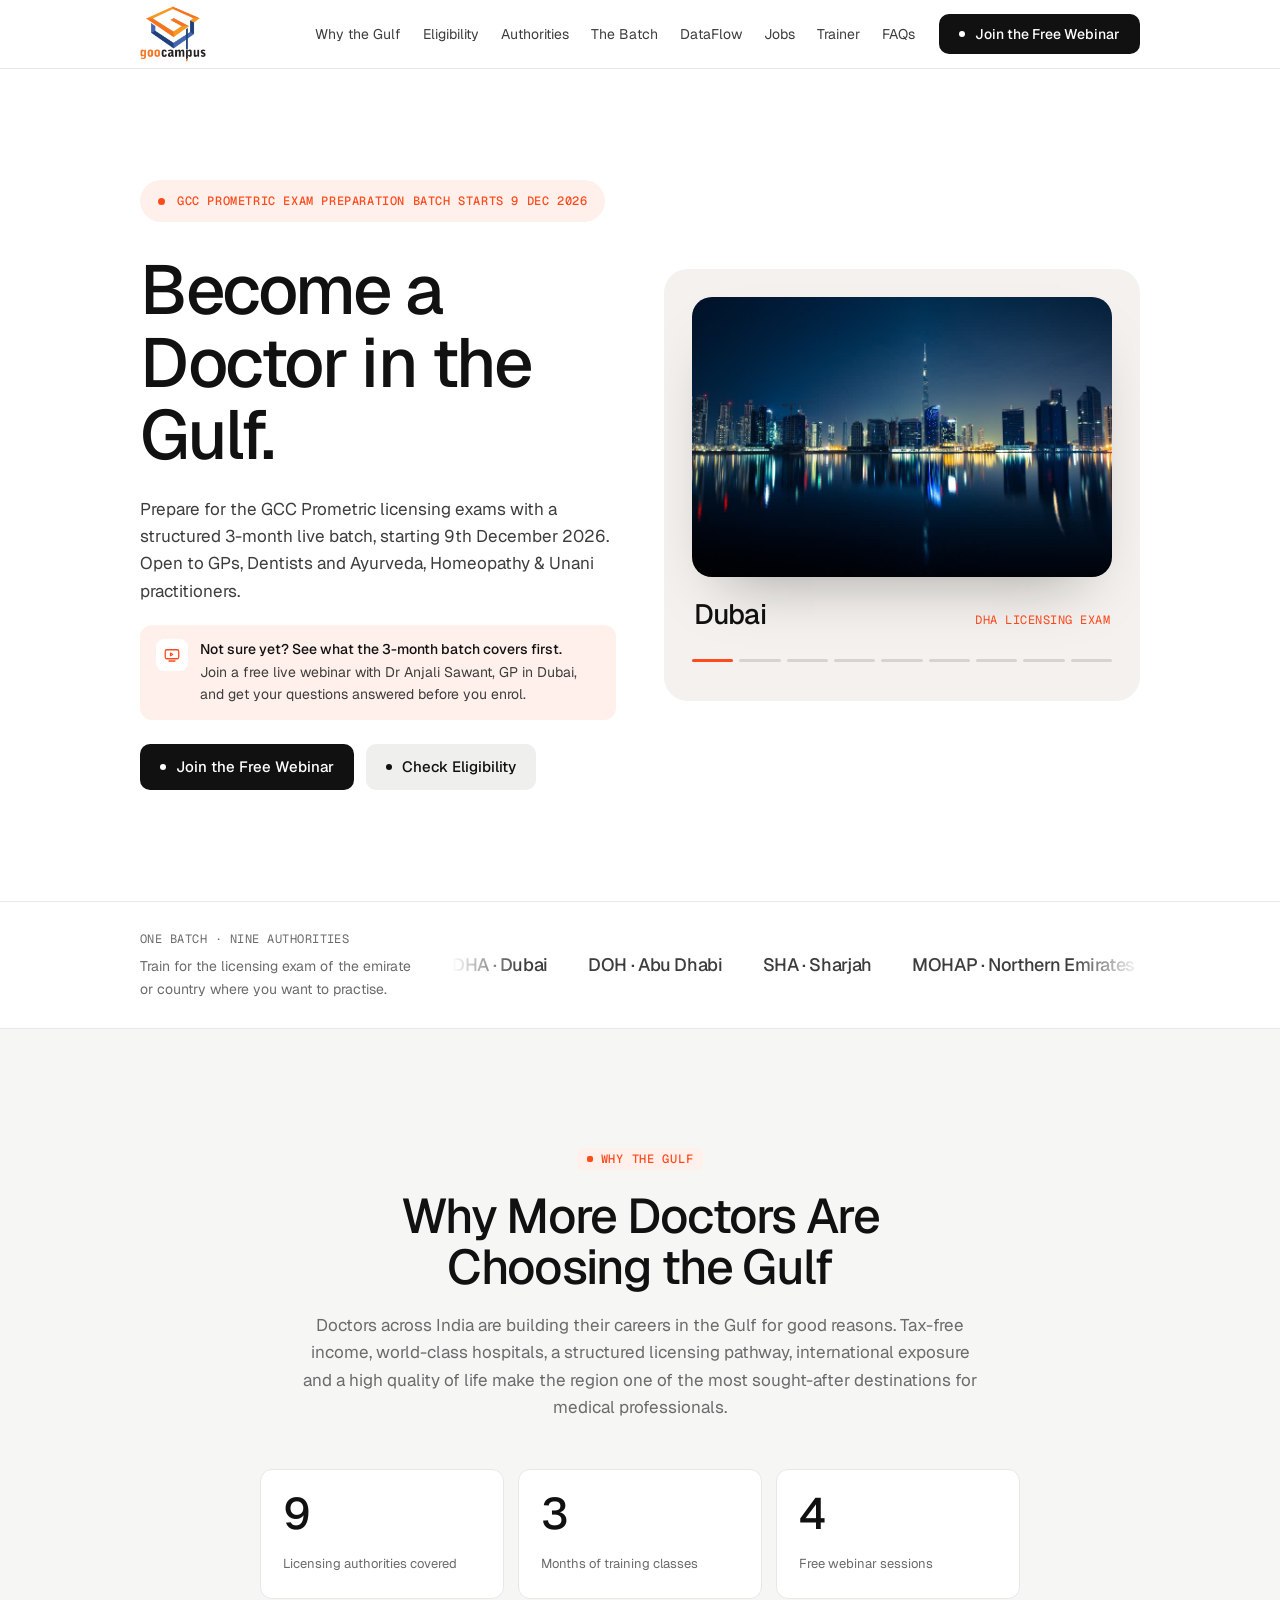
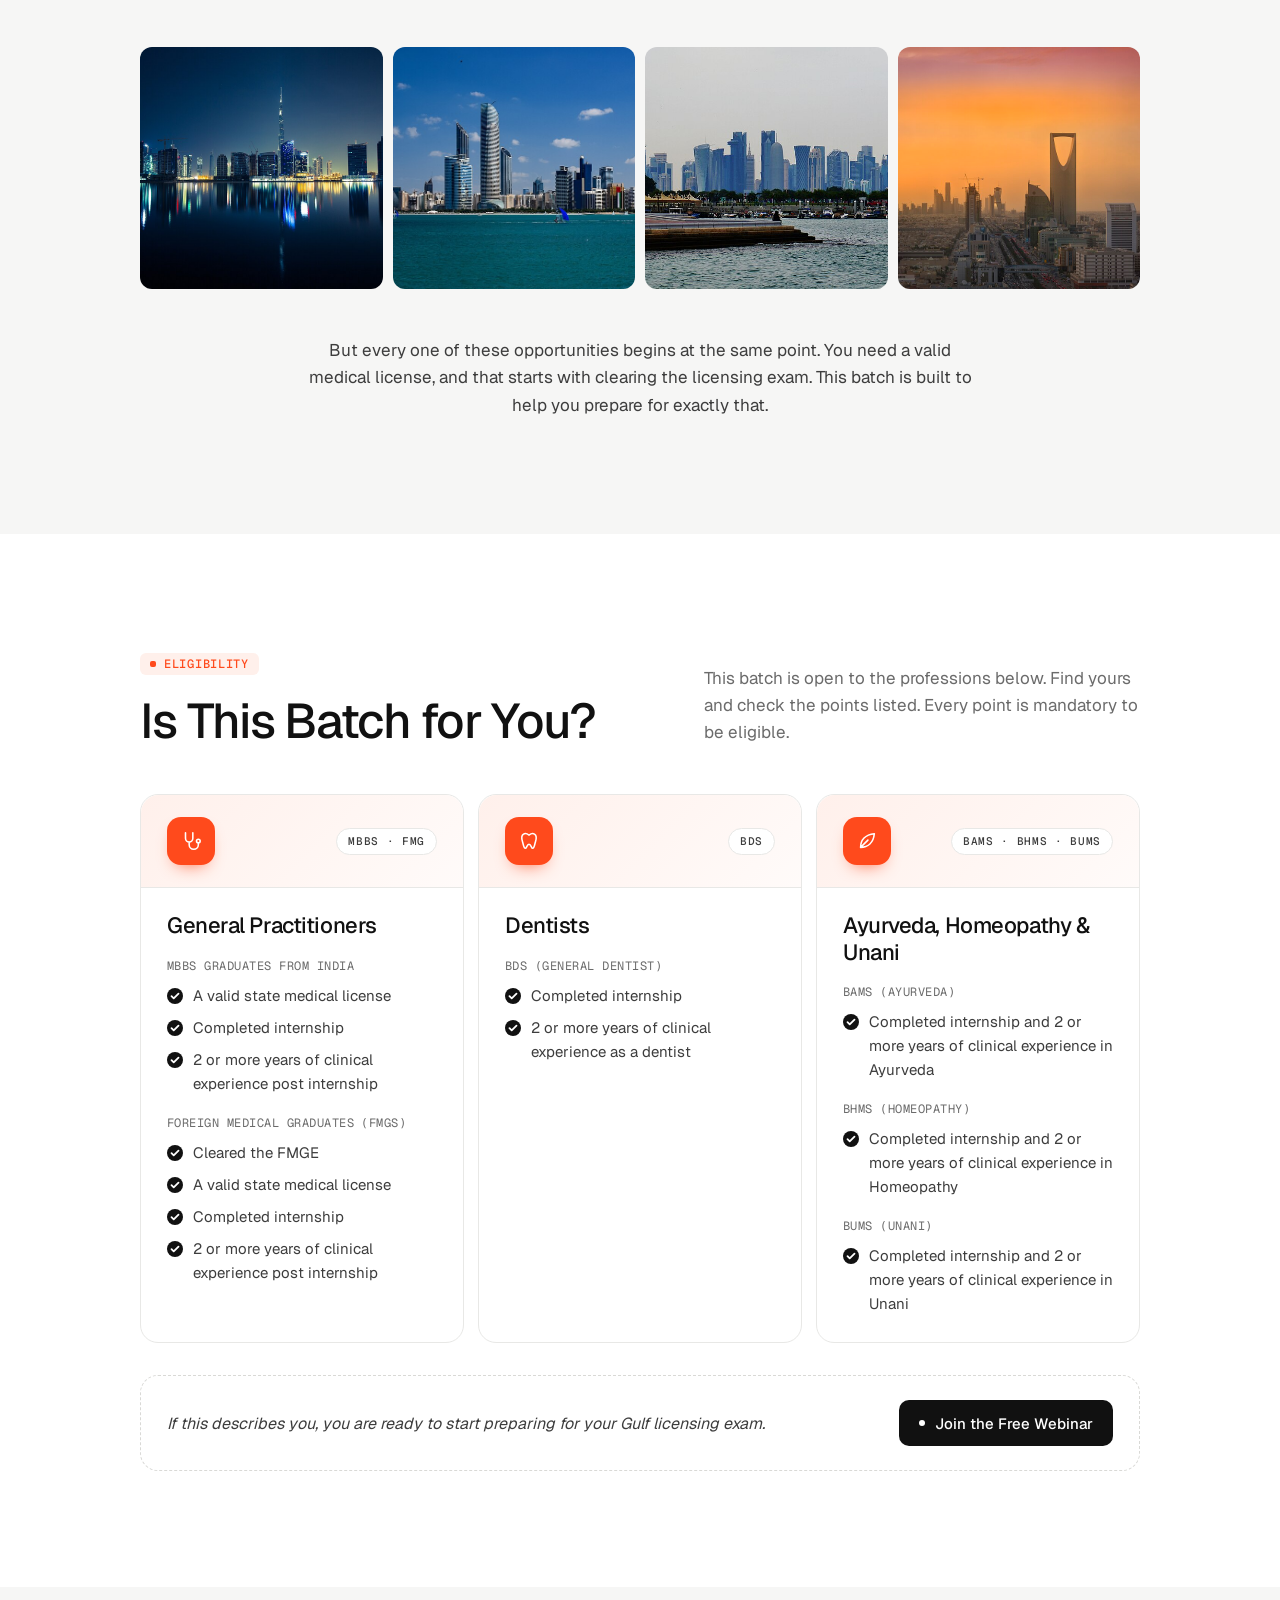
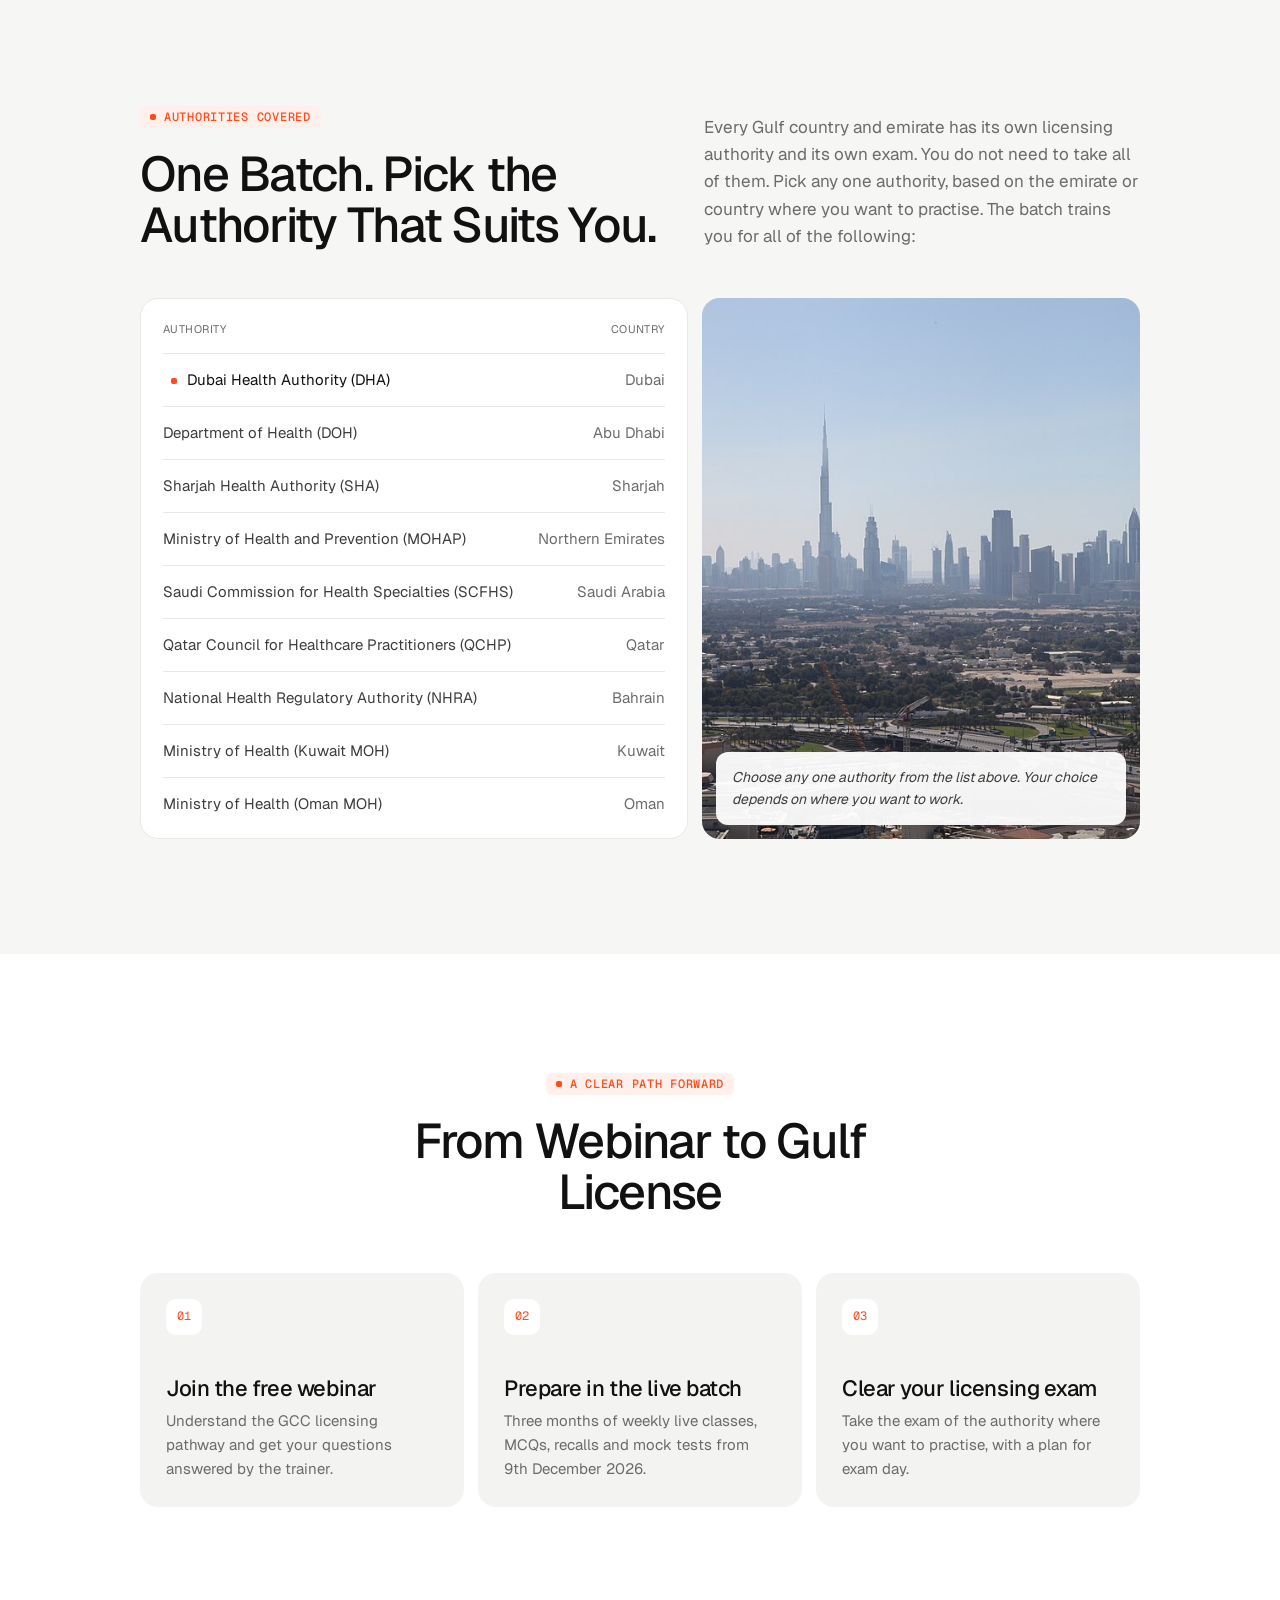
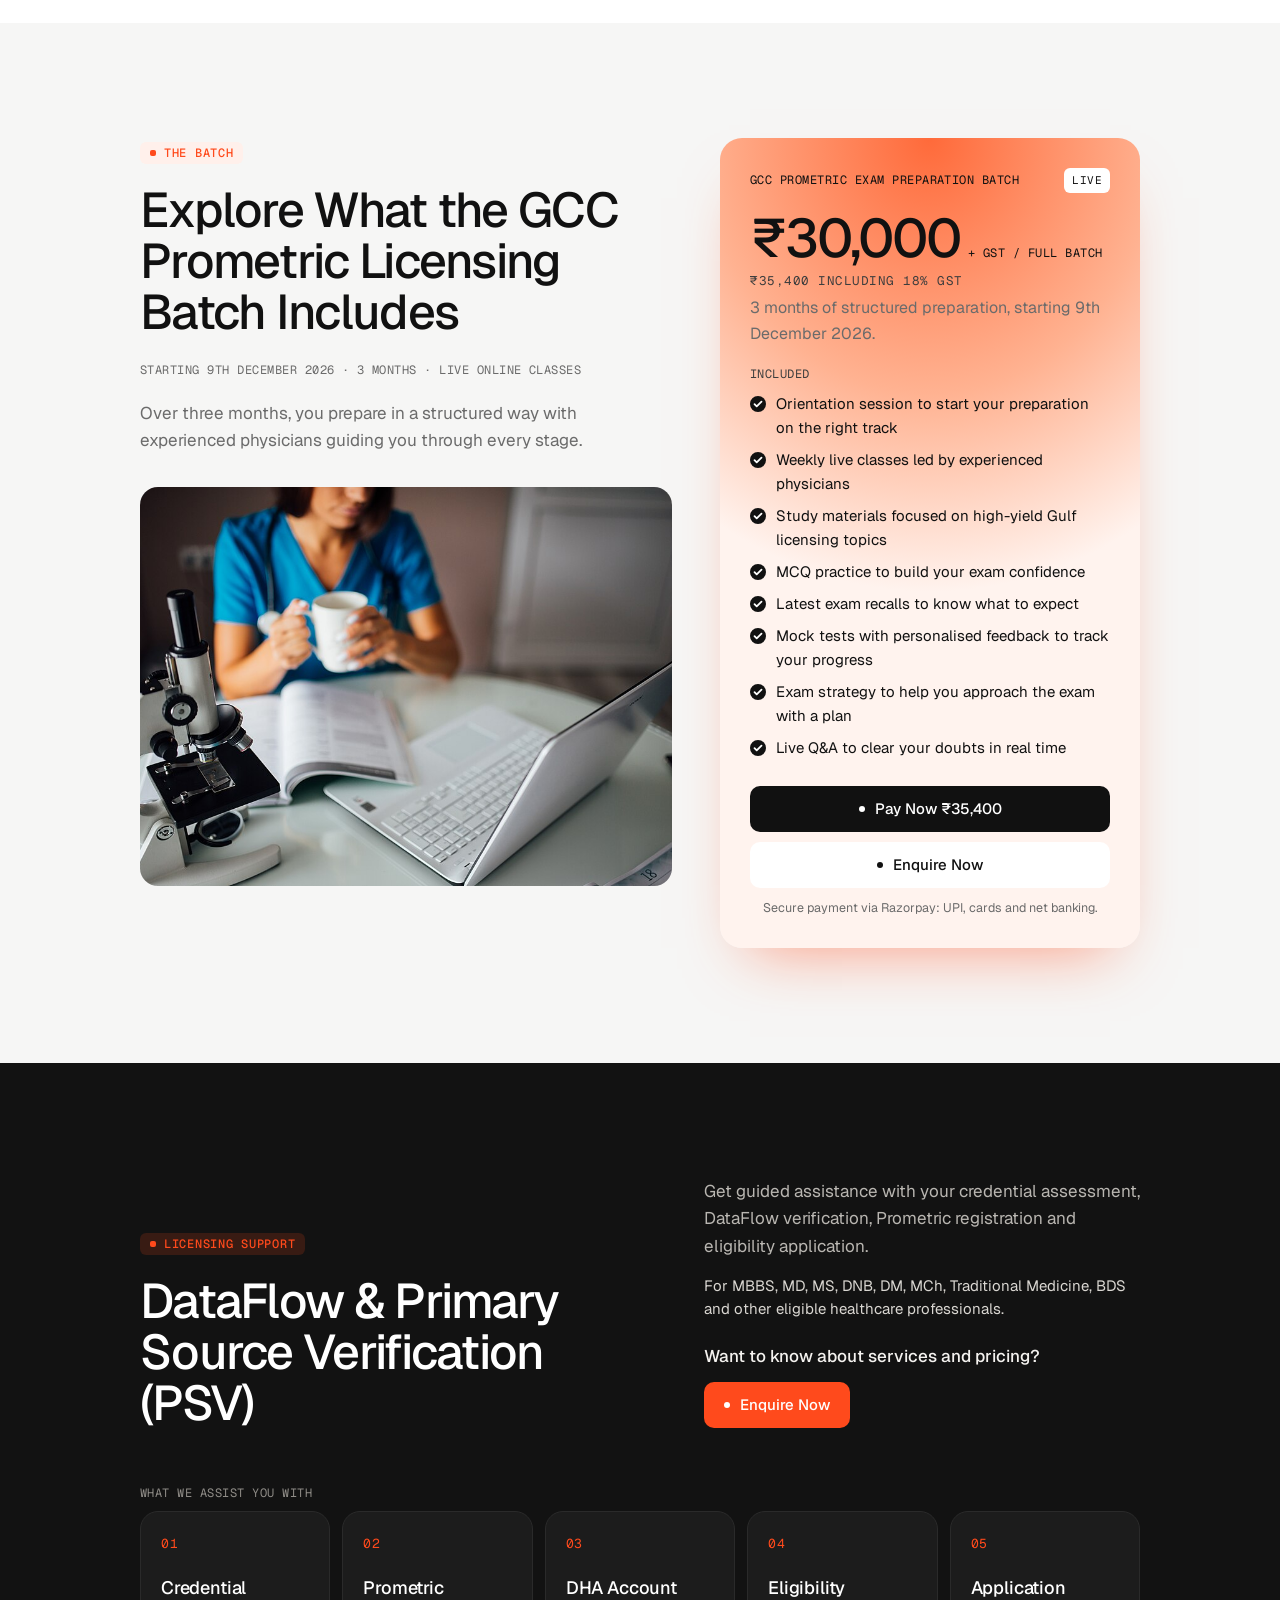
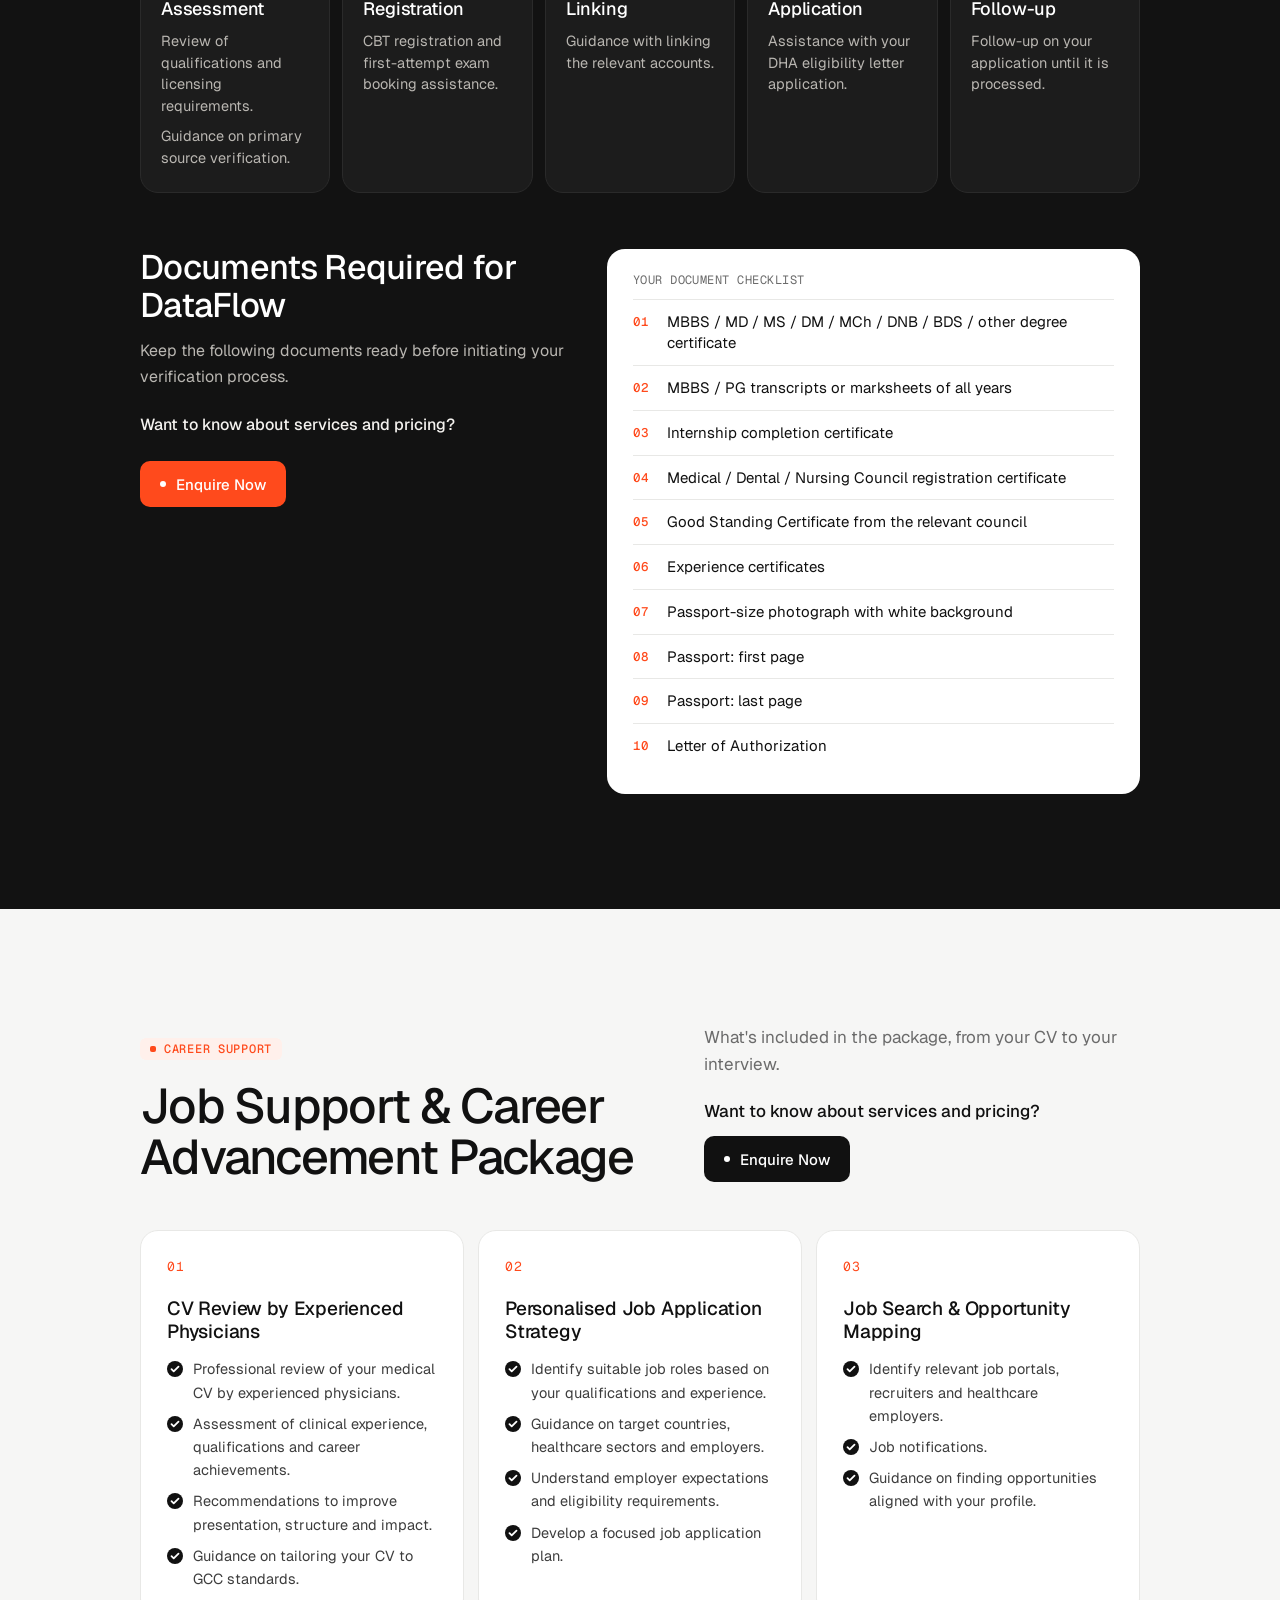
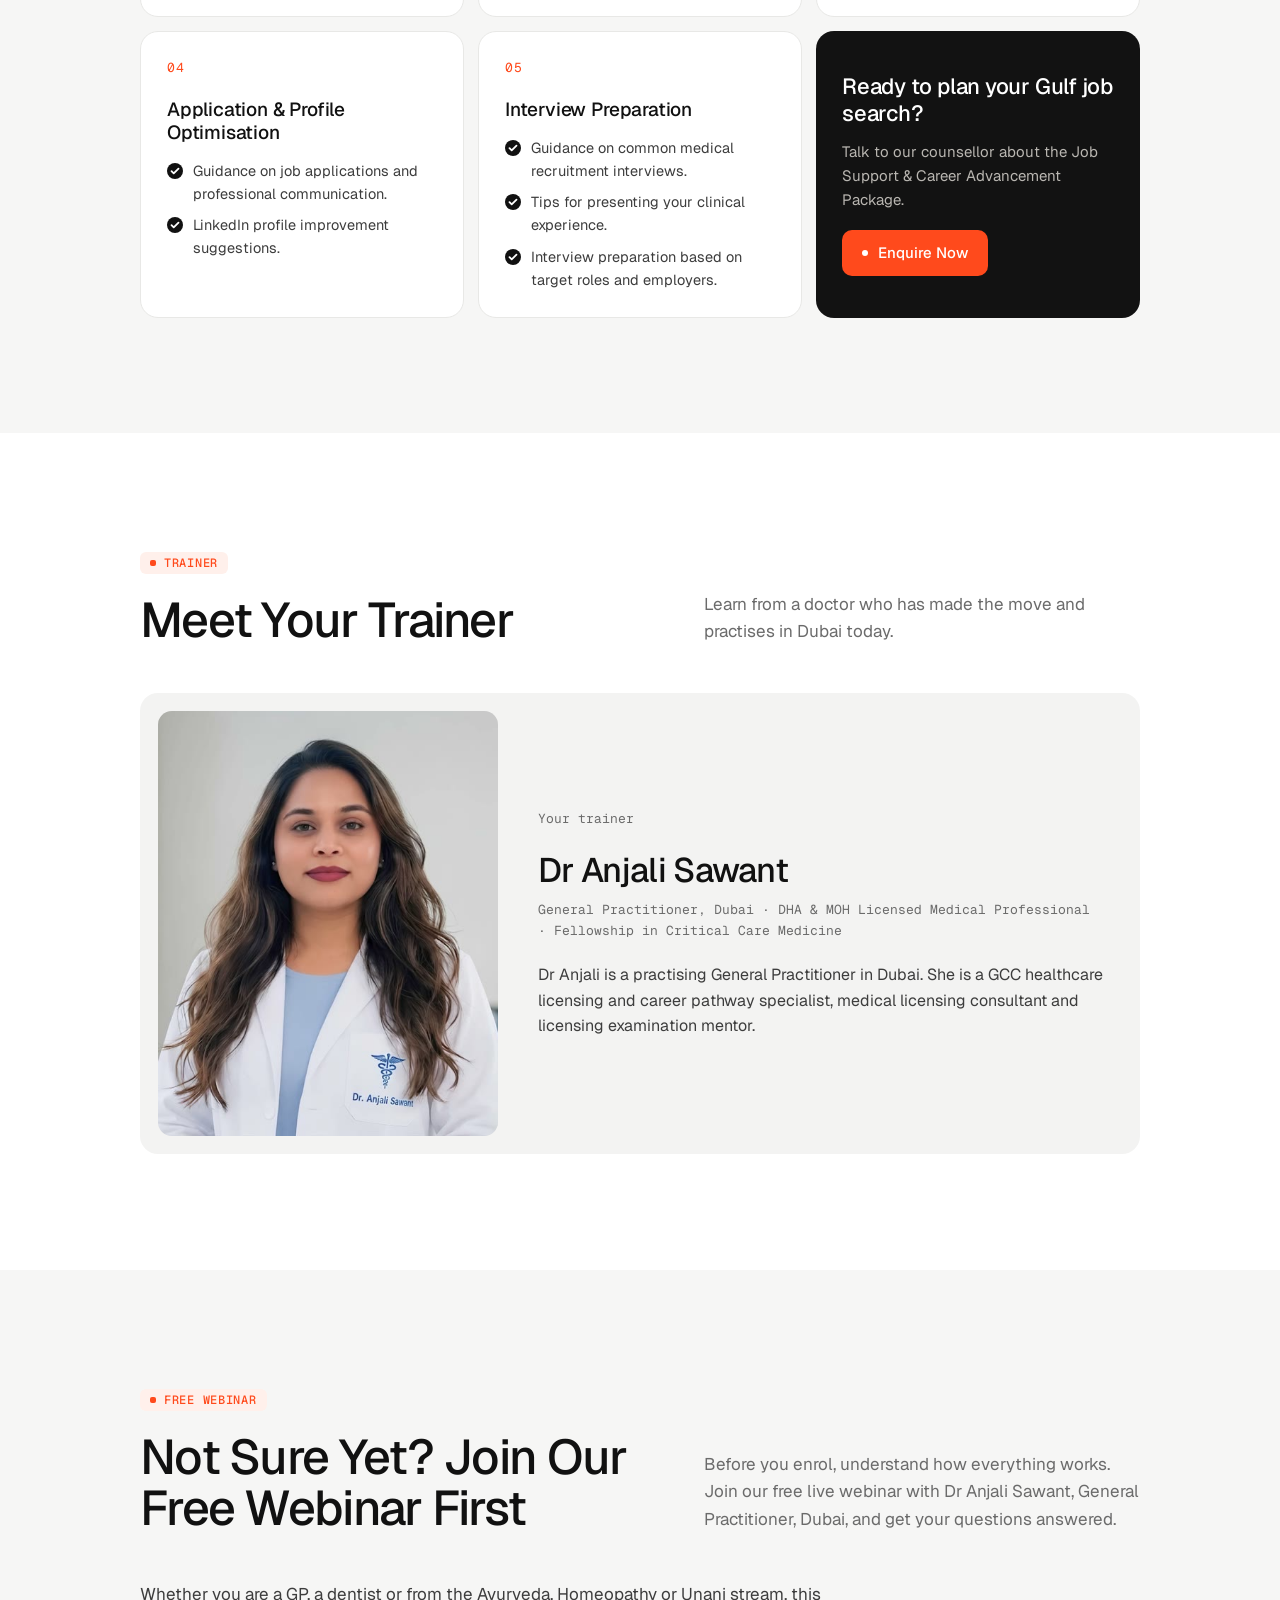
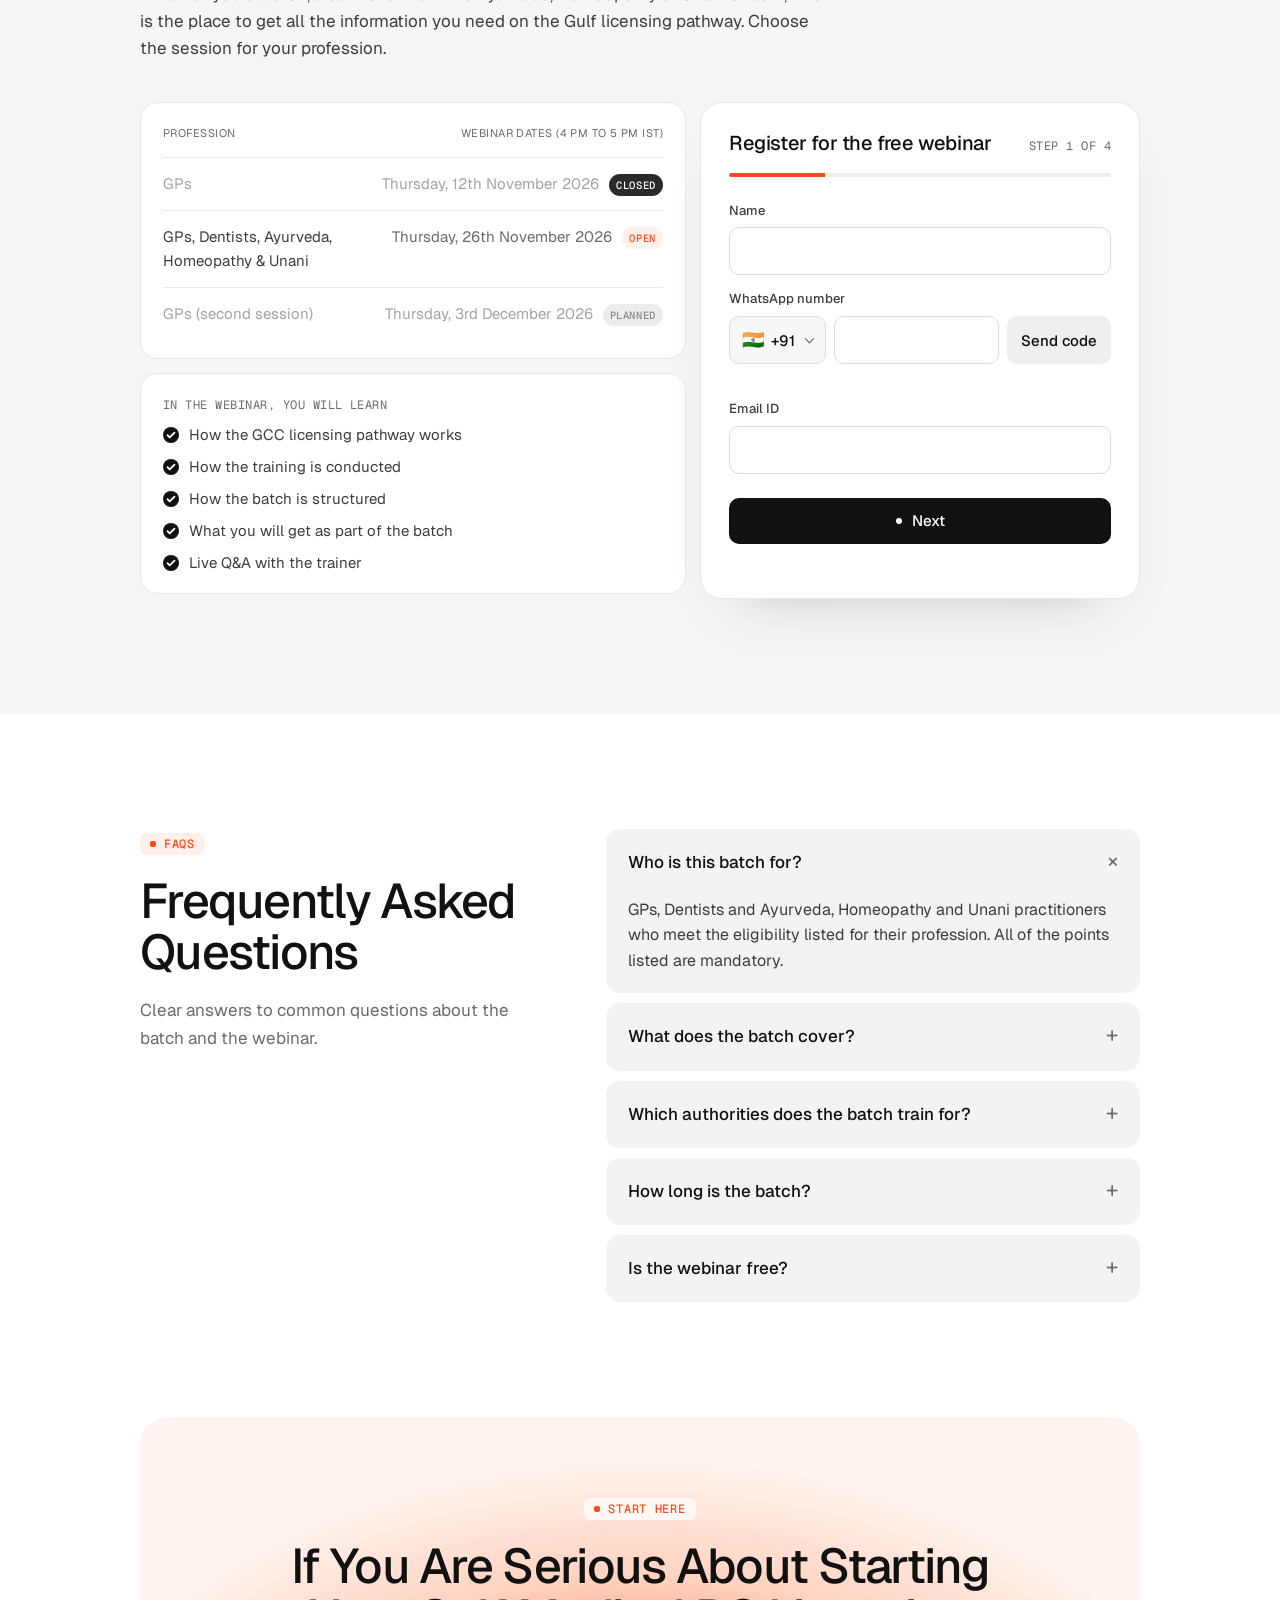
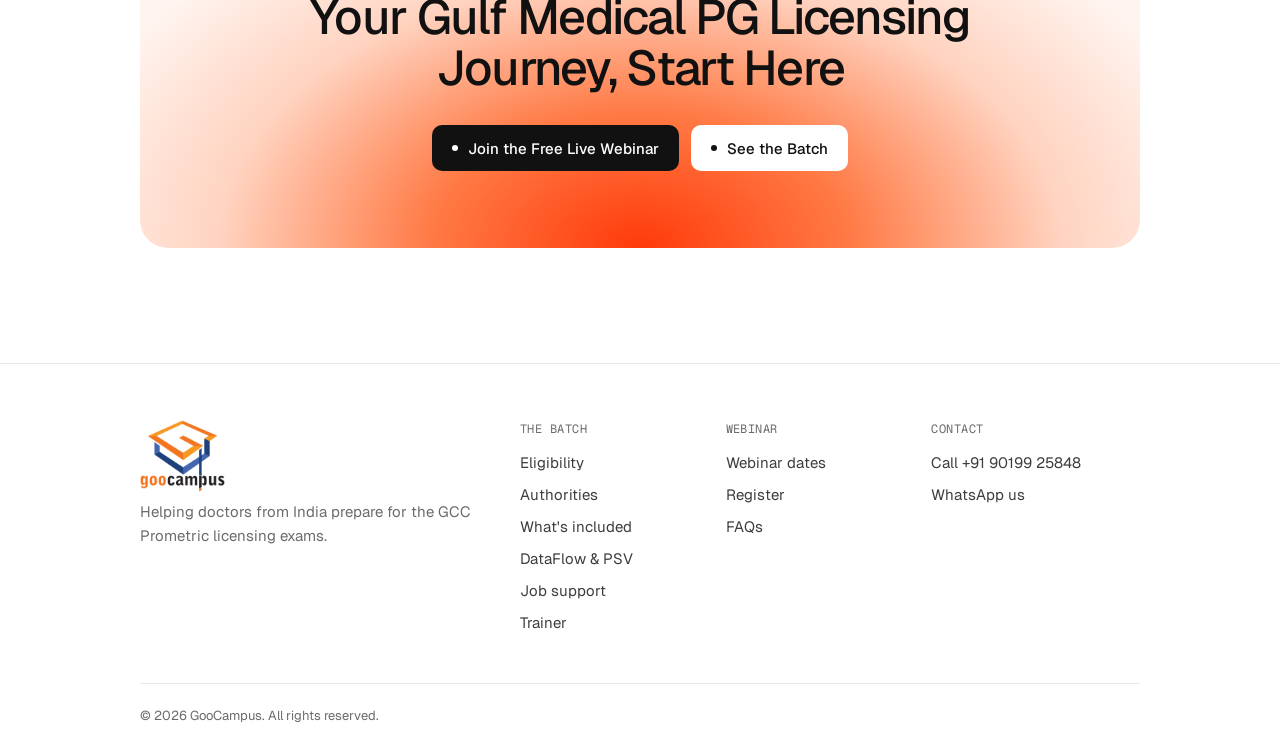
<file: index.html>
<!doctype html>
<html lang="en">
<head>
<meta charset="utf-8">
<meta name="viewport" content="width=device-width, initial-scale=1, viewport-fit=cover">
<title>GooCampus: GCC Prometric licensing batch for doctors</title>
<meta name="description" content="A structured 3-month live batch for the GCC Prometric licensing exams, starting 9 December 2026. Open to GPs, Dentists and Ayurveda, Homeopathy & Unani practitioners.">
<meta name="theme-color" content="#ffffff">
<link rel="canonical" href="https://goocampusevents.com/gcc-prometric-exams/">
<meta property="og:type" content="website">
<meta property="og:site_name" content="GooCampus">
<meta property="og:url" content="https://goocampusevents.com/gcc-prometric-exams/">
<meta property="og:title" content="Become a Doctor in the Gulf: GCC Prometric licensing exams">
<meta property="og:description" content="GCC Prometric licensing exam preparation, DataFlow &amp; PSV support and Gulf job support for doctors, with Dr Anjali Sawant, GP in Dubai.">
<meta property="og:image" content="https://goocampusevents.com/gcc-prometric-exams/assets/img/og-share-2.jpg">
<meta property="og:image:secure_url" content="https://goocampusevents.com/gcc-prometric-exams/assets/img/og-share-2.jpg">
<meta property="og:image:type" content="image/jpeg">
<meta property="og:image:width" content="1200">
<meta property="og:image:height" content="630">
<meta property="og:image:alt" content="Become a Doctor in the Gulf. GCC Prometric exam prep, DataFlow &amp; PSV and Gulf job support with GooCampus.">
<meta name="twitter:card" content="summary_large_image">
<meta name="twitter:title" content="Become a Doctor in the Gulf: GCC Prometric licensing exams">
<meta name="twitter:description" content="GCC Prometric licensing exam preparation, DataFlow &amp; PSV support and Gulf job support for doctors.">
<meta name="twitter:image" content="https://goocampusevents.com/gcc-prometric-exams/assets/img/og-share-2.jpg">
<link rel="preconnect" href="https://fonts.googleapis.com">
<link rel="preconnect" href="https://fonts.gstatic.com" crossorigin>
<link href="https://fonts.googleapis.com/css2?family=Geist:wght@400;500;600&family=Geist+Mono:wght@400;500&display=swap" rel="stylesheet">
<link rel="stylesheet" href="style.css?v=37">
</head>
<body>

<header class="nav">
  <div class="container nav__bar">
    <a class="logo" href="#top" aria-label="GooCampus home"><img class="logo__img" src="assets/img/goocampus-logo-stacked.png" alt="GooCampus" width="236" height="200"></a>
    <nav class="nav__links" aria-label="Main">
      <a href="#why">Why the Gulf</a>
      <a href="#eligibility">Eligibility</a>
      <a href="#authorities">Authorities</a>
      <a href="#batch">The Batch</a>
      <a href="#dataflow">DataFlow</a>
      <a href="#jobs">Jobs</a>
      <a href="#trainer">Trainer</a>
      <a href="#faq">FAQs</a>
    </nav>
    <a class="btn btn--dark nav__cta" href="#webinar"><span class="btn__dot"></span>Join the Free Webinar</a>
    <button class="nav__toggle" type="button" aria-expanded="false" aria-controls="mobile-menu" aria-label="Open menu"><span></span><span></span></button>
  </div>
  <div class="mobile-menu" id="mobile-menu" hidden>
    <a href="#why">Why the Gulf</a><a href="#eligibility">Eligibility</a><a href="#authorities">Authorities</a><a href="#batch">The Batch</a><a href="#dataflow">DataFlow</a><a href="#jobs">Jobs</a><a href="#trainer">Trainer</a><a href="#faq">FAQs</a>
    <a class="btn btn--dark" href="#webinar"><span class="btn__dot"></span>Join the Free Webinar</a>
  </div>
</header>

<main id="top">

  <!-- HERO -->
  <section class="hero">
    <div class="hero__text">
      <p class="pill pill--hero"><span class="pill__text"><span>GCC Prometric exam preparation batch</span> <span>starts 9 Dec 2026</span></span></p>
      <h1>Become a Doctor in the Gulf.</h1>
      <p class="lead">Prepare for the GCC Prometric licensing exams with a structured 3-month live batch, starting 9th December 2026. Open to GPs, Dentists and Ayurveda, Homeopathy &amp; Unani practitioners.</p>
      <a class="bridge" href="#webinar">
        <span class="bridge__icon" aria-hidden="true"><svg viewBox="0 0 24 24"><rect x="3" y="5" width="18" height="12" rx="2"/><path d="M10 9.5v3.5l3-1.75z"/><path d="M8 20h8"/></svg></span>
        <span><b>Not sure yet? See what the 3-month batch covers first.</b> Join a free live webinar with Dr Anjali Sawant, GP in Dubai, and get your questions answered before you enrol.</span>
      </a>
      <div class="btn-row">
        <a class="btn btn--dark" href="#webinar"><span class="btn__dot"></span>Join the Free Webinar</a>
        <a class="btn btn--light" href="#eligibility"><span class="btn__dot"></span>Check Eligibility</a>
      </div>
    </div>
    <div class="hero__art city-show" aria-label="The nine GCC places covered by the batch">
        <div class="city-frame">
        <figure class="city is-on" data-place="Dubai" data-auth="DHA"><img src="assets/img/hero-dubai-1800.jpg" srcset="assets/img/hero-dubai-900.jpg 900w, assets/img/hero-dubai-1800.jpg 1800w" sizes="(max-width: 960px) 100vw, 900px" alt="Dubai skyline at night with Burj Khalifa reflected in the water" fetchpriority="high"></figure>
        <figure class="city" data-place="Abu Dhabi" data-auth="DOH"><img src="assets/img/hero-abudhabi-1800.jpg" srcset="assets/img/hero-abudhabi-900.jpg 900w, assets/img/hero-abudhabi-1800.jpg 1800w" sizes="(max-width: 960px) 100vw, 900px" alt="Abu Dhabi towers over turquoise water" loading="lazy"></figure>
        <figure class="city" data-place="Sharjah" data-auth="SHA"><img src="assets/img/hero-sharjah-1800.jpg" srcset="assets/img/hero-sharjah-900.jpg 900w, assets/img/hero-sharjah-1800.jpg 1800w" sizes="(max-width: 960px) 100vw, 900px" alt="Sharjah skyline along the lagoon" loading="lazy"></figure>
        <figure class="city" data-place="Northern Emirates" data-auth="MOHAP"><img src="assets/img/hero-rak-1800.jpg" srcset="assets/img/hero-rak-900.jpg 900w, assets/img/hero-rak-1800.jpg 1800w" sizes="(max-width: 960px) 100vw, 900px" alt="The coast of Marjan Island, Ras Al Khaimah" loading="lazy"></figure>
        <figure class="city" data-place="Saudi Arabia" data-auth="SCFHS"><img src="assets/img/hero-riyadh-1800.jpg" srcset="assets/img/hero-riyadh-900.jpg 900w, assets/img/hero-riyadh-1800.jpg 1800w" sizes="(max-width: 960px) 100vw, 900px" alt="Riyadh skyline at dusk" loading="lazy"></figure>
        <figure class="city" data-place="Qatar" data-auth="QCHP"><img src="assets/img/hero-doha-1800.jpg" srcset="assets/img/hero-doha-900.jpg 900w, assets/img/hero-doha-1800.jpg 1800w" sizes="(max-width: 960px) 100vw, 900px" alt="Doha towers and palm trees on a clear day" loading="lazy"></figure>
        <figure class="city" data-place="Bahrain" data-auth="NHRA"><img src="assets/img/hero-manama-1800.jpg" srcset="assets/img/hero-manama-900.jpg 900w, assets/img/hero-manama-1800.jpg 1800w" sizes="(max-width: 960px) 100vw, 900px" alt="Glass towers in central Manama" loading="lazy"></figure>
        <figure class="city" data-place="Kuwait" data-auth="MOH"><img src="assets/img/hero-kuwait-1800.jpg" srcset="assets/img/hero-kuwait-900.jpg 900w, assets/img/hero-kuwait-1800.jpg 1800w" sizes="(max-width: 960px) 100vw, 900px" alt="Kuwait City towers at sunset" loading="lazy"></figure>
        <figure class="city" data-place="Oman" data-auth="MOH"><img src="assets/img/hero-oman-1800.jpg" srcset="assets/img/hero-oman-900.jpg 900w, assets/img/hero-oman-1800.jpg 1800w" sizes="(max-width: 960px) 100vw, 900px" alt="Old Muscat with its fort and mountains" loading="lazy"></figure>
        </div>
        <div class="city-label">
          <span class="mono muted">Practise in</span>
          <b data-city-place>Dubai</b>
          <span class="mono" data-city-auth>DHA licensing exam</span>
        </div>
        <div class="city-dots"><button type="button" class="city-dot is-on" aria-label="Show Dubai"><span></span></button><button type="button" class="city-dot" aria-label="Show Abu Dhabi"><span></span></button><button type="button" class="city-dot" aria-label="Show Sharjah"><span></span></button><button type="button" class="city-dot" aria-label="Show Northern Emirates"><span></span></button><button type="button" class="city-dot" aria-label="Show Saudi Arabia"><span></span></button><button type="button" class="city-dot" aria-label="Show Qatar"><span></span></button><button type="button" class="city-dot" aria-label="Show Bahrain"><span></span></button><button type="button" class="city-dot" aria-label="Show Kuwait"><span></span></button><button type="button" class="city-dot" aria-label="Show Oman"><span></span></button></div>
    </div>
  </section>

  <!-- AUTHORITY STRIP -->
  <section class="strip">
    <div class="container strip__inner">
      <div class="strip__text">
        <p class="mono label">One batch · nine authorities</p>
        <p>Train for the licensing exam of the emirate or country where you want to practise.</p>
      </div>
      <div class="marquee" aria-label="Licensing authorities covered">
        <div class="marquee__track">
          <span>DHA · Dubai</span><span>DOH · Abu Dhabi</span><span>SHA · Sharjah</span><span>MOHAP · Northern Emirates</span><span>SCFHS · Saudi Arabia</span><span>QCHP · Qatar</span><span>NHRA · Bahrain</span><span>MOH · Kuwait</span><span>MOH · Oman</span>
          <span aria-hidden="true">DHA · Dubai</span><span aria-hidden="true">DOH · Abu Dhabi</span><span aria-hidden="true">SHA · Sharjah</span><span aria-hidden="true">MOHAP · Northern Emirates</span><span aria-hidden="true">SCFHS · Saudi Arabia</span><span aria-hidden="true">QCHP · Qatar</span><span aria-hidden="true">NHRA · Bahrain</span><span aria-hidden="true">MOH · Kuwait</span><span aria-hidden="true">MOH · Oman</span>
        </div>
      </div>
    </div>
  </section>

  <!-- SECTION 1: WHY THE GULF -->
  <section class="section section--grey" id="why">
    <div class="container center">
      <p class="pill reveal">Why the Gulf</p>
      <h2 class="reveal">Why More Doctors Are Choosing the Gulf</h2>
      <p class="sub reveal">Doctors across India are building their careers in the Gulf for good reasons. Tax-free income, world-class hospitals, a structured licensing pathway, international exposure and a high quality of life make the region one of the most sought-after destinations for medical professionals.</p>
      <div class="stats reveal">
        <div class="stat"><b>9</b><span>Licensing authorities covered</span></div>
        <div class="stat"><b>3</b><span>Months of training classes</span></div>
        <div class="stat"><b>4</b><span>Free webinar sessions</span></div>
      </div>
      <div class="photo-row reveal">
        <img src="assets/img/photo-f82583102-960.jpg" alt="The Dubai skyline at night" loading="lazy">
        <img src="assets/img/photo-f37137962-960.jpg" alt="Abu Dhabi's towers over turquoise water" loading="lazy">
        <img src="assets/img/photo-f149710819-960.jpg" alt="Doha's West Bay towers across the bay" loading="lazy">
        <img src="assets/img/photo-f61289940-960.jpg" alt="Riyadh at dusk" loading="lazy">
      </div>
      <p class="sub sub--note reveal">But every one of these opportunities begins at the same point. You need a valid medical license, and that starts with clearing the licensing exam. This batch is built to help you prepare for exactly that.</p>
    </div>
  </section>

  <!-- SECTION 2: ELIGIBILITY -->
  <section class="section" id="eligibility">
    <div class="container">
      <div class="head-split">
        <div>
          <p class="pill reveal">Eligibility</p>
          <h2 class="reveal">Is This Batch for You?</h2>
        </div>
        <p class="sub reveal">This batch is open to the professions below. Find yours and check the points listed. Every point is mandatory to be eligible.</p>
      </div>
      <div class="cards cards--3 elig">
        <article class="card reveal">
          <div class="card__top"><span class="icon"><svg viewBox="0 0 24 24"><path d="M6 3v6a4 4 0 0 0 8 0V3M10 13v3a5 5 0 0 0 10 0v-2"/><circle cx="20" cy="12" r="2"/></svg></span><span class="elig__tag">MBBS · FMG</span></div>
          <h3>General Practitioners</h3>
          <p class="mono label">MBBS graduates from India</p>
          <ul class="checks"><li>A valid state medical license</li><li>Completed internship</li><li>2 or more years of clinical experience post internship</li></ul>
          <p class="mono label">Foreign medical graduates (FMGs)</p>
          <ul class="checks"><li>Cleared the FMGE</li><li>A valid state medical license</li><li>Completed internship</li><li>2 or more years of clinical experience post internship</li></ul>
        </article>
        <article class="card reveal">
          <div class="card__top"><span class="icon"><svg viewBox="0 0 24 24"><path d="M12 5.5C10 4 7.5 3.5 6 4.5 3.5 6 4 10 5 13c.8 2.4 1.2 7 3 7 1.6 0 1.6-4.5 4-4.5s2.4 4.5 4 4.5c1.8 0 2.2-4.6 3-7 1-3 1.5-7-1-8.5-1.5-1-4-.5-6 1z"/></svg></span><span class="elig__tag">BDS</span></div>
          <h3>Dentists</h3>
          <p class="mono label">BDS (General Dentist)</p>
          <ul class="checks"><li>Completed internship</li><li>2 or more years of clinical experience as a dentist</li></ul>
        </article>
        <article class="card reveal">
          <div class="card__top"><span class="icon"><svg viewBox="0 0 24 24"><path d="M5 19c0-8 5-14 15-15-1 10-7 15-15 15zM5 19l8-8"/></svg></span><span class="elig__tag">BAMS · BHMS · BUMS</span></div>
          <h3>Ayurveda, Homeopathy &amp; Unani</h3>
          <p class="mono label">BAMS (Ayurveda)</p>
          <ul class="checks"><li>Completed internship and 2 or more years of clinical experience in Ayurveda</li></ul>
          <p class="mono label">BHMS (Homeopathy)</p>
          <ul class="checks"><li>Completed internship and 2 or more years of clinical experience in Homeopathy</li></ul>
          <p class="mono label">BUMS (Unani)</p>
          <ul class="checks"><li>Completed internship and 2 or more years of clinical experience in Unani</li></ul>
        </article>
      </div>
      <div class="after-cards reveal">
        <p><em>If this describes you, you are ready to start preparing for your Gulf licensing exam.</em></p>
        <a class="btn btn--dark" href="#webinar"><span class="btn__dot"></span>Join the Free Webinar</a>
      </div>
    </div>
  </section>

  <!-- SECTION 3: AUTHORITIES -->
  <section class="section section--grey" id="authorities">
    <div class="container">
      <div class="head-split">
        <div>
          <p class="pill reveal">Authorities covered</p>
          <h2 class="reveal">One Batch. Pick the Authority That Suits You.</h2>
        </div>
        <p class="sub reveal">Every Gulf country and emirate has its own licensing authority and its own exam. You do not need to take all of them. Pick any one authority, based on the emirate or country where you want to practise. The batch trains you for all of the following:</p>
      </div>
      <div class="auth reveal">
        <div class="auth__table card card--white">
          <div class="auth__row auth__row--head mono"><span>Authority</span><span>Country</span></div>
          <button class="auth__row is-on" data-city="0"><span>Dubai Health Authority (DHA)</span><span>Dubai</span></button>
          <button class="auth__row" data-city="1"><span>Department of Health (DOH)</span><span>Abu Dhabi</span></button>
          <button class="auth__row" data-city="2"><span>Sharjah Health Authority (SHA)</span><span>Sharjah</span></button>
          <button class="auth__row" data-city="3"><span>Ministry of Health and Prevention (MOHAP)</span><span>Northern Emirates</span></button>
          <button class="auth__row" data-city="4"><span>Saudi Commission for Health Specialties (SCFHS)</span><span>Saudi Arabia</span></button>
          <button class="auth__row" data-city="5"><span>Qatar Council for Healthcare Practitioners (QCHP)</span><span>Qatar</span></button>
          <button class="auth__row" data-city="6"><span>National Health Regulatory Authority (NHRA)</span><span>Bahrain</span></button>
          <button class="auth__row" data-city="7"><span>Ministry of Health (Kuwait MOH)</span><span>Kuwait</span></button>
          <button class="auth__row" data-city="8"><span>Ministry of Health (Oman MOH)</span><span>Oman</span></button>
        </div>
        <div class="auth__photo">
          <img class="is-on" src="assets/img/photo-f111199602-960.jpg" alt="Dubai skyline">
          <img src="assets/img/photo-f37137962-960.jpg" alt="Abu Dhabi skyline" loading="lazy">
          <img src="assets/img/photo-f50574302-960.jpg" alt="Sharjah skyline" loading="lazy">
          <img src="assets/img/hero-rak-900.jpg" alt="Marjan Island coast, Ras Al Khaimah" loading="lazy">
          <img src="assets/img/photo-f61289940-960.jpg" alt="Riyadh skyline" loading="lazy">
          <img src="assets/img/photo-f149710819-960.jpg" alt="Doha skyline" loading="lazy">
          <img src="assets/img/photo-f96545218-960.jpg" alt="Manama skyline" loading="lazy">
          <img src="assets/img/photo-f169222692-960.jpg" alt="Kuwait City skyline" loading="lazy">
          <img src="assets/img/hero-oman-900.jpg" alt="Old Muscat, Oman" loading="lazy">
          <p class="auth__note"><em>Choose any one authority from the list above. Your choice depends on where you want to work.</em></p>
        </div>
      </div>
    </div>
  </section>

  <!-- HOW IT WORKS (template's "clear path forward") -->
  <section class="section" id="path">
    <div class="container center">
      <p class="pill reveal">A clear path forward</p>
      <h2 class="reveal">From Webinar to Gulf License</h2>
      <div class="steps">
        <div class="step reveal"><span class="step__num mono">01</span><h3>Join the free webinar</h3><p>Understand the GCC licensing pathway and get your questions answered by the trainer.</p></div>
        <div class="step reveal"><span class="step__num mono">02</span><h3>Prepare in the live batch</h3><p>Three months of weekly live classes, MCQs, recalls and mock tests from 9th December 2026.</p></div>
        <div class="step reveal"><span class="step__num mono">03</span><h3>Clear your licensing exam</h3><p>Take the exam of the authority where you want to practise, with a plan for exam day.</p></div>
      </div>
    </div>
  </section>

  <!-- SECTION 4: THE BATCH -->
  <section class="section section--grey" id="batch">
    <div class="container">
      <div class="batch">
        <div class="batch__text">
          <p class="pill reveal">The batch</p>
          <h2 class="reveal">Explore What the GCC Prometric Licensing Batch Includes</h2>
          <p class="mono label reveal">Starting 9th December 2026 · 3 months · Live online classes</p>
          <p class="sub reveal">Over three months, you prepare in a structured way with experienced physicians guiding you through every stage.</p>
          <img class="batch__photo reveal" src="assets/img/photo-f187612353-960.jpg" alt="A doctor studying at a desk with a microscope, a textbook and a laptop" loading="lazy">
        </div>
        <div class="price-card reveal">
          <div class="price-card__head"><span class="mono">GCC Prometric Exam Preparation Batch</span><span class="badge mono">Live</span></div>
          <p class="price"><b>₹30,000</b><span class="mono">+ GST / full batch</span></p>
          <p class="price-gst mono">₹35,400 including 18% GST</p>
          <p class="muted">3 months of structured preparation, starting 9th December 2026.</p>
          <p class="mono label">Included</p>
          <ul class="checks checks--dark">
            <li>Orientation session to start your preparation on the right track</li>
            <li>Weekly live classes led by experienced physicians</li>
            <li>Study materials focused on high-yield Gulf licensing topics</li>
            <li>MCQ practice to build your exam confidence</li>
            <li>Latest exam recalls to know what to expect</li>
            <li>Mock tests with personalised feedback to track your progress</li>
            <li>Exam strategy to help you approach the exam with a plan</li>
            <li>Live Q&amp;A to clear your doubts in real time</li>
          </ul>
          <div class="price-actions">
            <!-- Razorpay Payment Button: opens the payment window right here (Rs 35,400). Falls back to the payment page if the script is blocked. -->
            <a class="btn btn--dark btn--block" href="https://rzp.io/rzp/GCCPrometricBatch" target="_blank" rel="noopener"><span class="btn__dot"></span>Pay Now ₹35,400</a>
            <a class="btn btn--light btn--block" href="https://wa.me/919019925848?text=Hi%2C%20I%27m%20interested%20in%20the%20GCC%20Prometric%20Exam%20Preparation%20Batch%20%28%E2%82%B930%2C000%20%2B%20GST%2C%20starting%209%20December%202026%29.%20Please%20share%20the%20details." target="_blank" rel="noopener"><span class="btn__dot"></span>Enquire Now</a>
          </div>
          <p class="pay-note">Secure payment via Razorpay: UPI, cards and net banking.</p>
        </div>
      </div>
    </div>
  </section>

  <!-- SECTION: DATAFLOW & PSV (separate service) -->
  <section class="section section--dark" id="dataflow">
    <div class="container">
      <div class="head-split">
        <div>
          <p class="pill pill--onDark reveal">Licensing support</p>
          <h2 class="reveal">DataFlow &amp; Primary Source Verification (PSV)</h2>
        </div>
        <div>
          <p class="sub reveal">Get guided assistance with your credential assessment, DataFlow verification, Prometric registration and eligibility application.</p>
          <p class="df-for reveal">For MBBS, MD, MS, DNB, DM, MCh, Traditional Medicine, BDS and other eligible healthcare professionals.</p>
          <p class="enquire-note reveal">Want to know about services and pricing?</p>
          <a class="btn btn--accent reveal" href="https://wa.me/919019925848?text=Hi%2C%20I%20would%20like%20help%20with%20DataFlow%20%26%20Primary%20Source%20Verification%20(PSV)%20for%20my%20Gulf%20licence." target="_blank" rel="noopener"><span class="btn__dot"></span>Enquire Now</a>
        </div>
      </div>

      <p class="mono label label--onDark reveal">What we assist you with</p>
      <div class="df-grid">
        <article class="df-card reveal"><span class="df-num mono">01</span><h3>Credential Assessment</h3><p>Review of qualifications and licensing requirements.</p><p>Guidance on primary source verification.</p></article>
        <article class="df-card reveal"><span class="df-num mono">02</span><h3>Prometric Registration</h3><p>CBT registration and first-attempt exam booking assistance.</p></article>
        <article class="df-card reveal"><span class="df-num mono">03</span><h3>DHA Account Linking</h3><p>Guidance with linking the relevant accounts.</p></article>
        <article class="df-card reveal"><span class="df-num mono">04</span><h3>Eligibility Application</h3><p>Assistance with your DHA eligibility letter application.</p></article>
        <article class="df-card reveal"><span class="df-num mono">05</span><h3>Application Follow-up</h3><p>Follow-up on your application until it is processed.</p></article>
      </div>

      <div class="df-docs">
        <div class="df-docs__text reveal">
          <h3>Documents Required for DataFlow</h3>
          <p>Keep the following documents ready before initiating your verification process.</p>
          <p class="enquire-note">Want to know about services and pricing?</p>
          <a class="btn btn--accent" href="https://wa.me/919019925848?text=Hi%2C%20I%20would%20like%20help%20with%20DataFlow%20%26%20Primary%20Source%20Verification%20(PSV)%20for%20my%20Gulf%20licence." target="_blank" rel="noopener"><span class="btn__dot"></span>Enquire Now</a>
        </div>
        <div class="df-list reveal">
          <p class="mono label">Your document checklist</p>
          <ol>
            <li>MBBS / MD / MS / DM / MCh / DNB / BDS / other degree certificate</li>
            <li>MBBS / PG transcripts or marksheets of all years</li>
            <li>Internship completion certificate</li>
            <li>Medical / Dental / Nursing Council registration certificate</li>
            <li>Good Standing Certificate from the relevant council</li>
            <li>Experience certificates</li>
            <li>Passport-size photograph with white background</li>
            <li>Passport: first page</li>
            <li>Passport: last page</li>
            <li>Letter of Authorization</li>
          </ol>
        </div>
      </div>
    </div>
  </section>

  <!-- SECTION: JOB SUPPORT & CAREER ADVANCEMENT (separate package) -->
  <section class="section section--grey" id="jobs">
    <div class="container">
      <div class="head-split">
        <div>
          <p class="pill reveal">Career support</p>
          <h2 class="reveal">Job Support &amp; Career Advancement Package</h2>
        </div>
        <div>
          <p class="sub reveal">What's included in the package, from your CV to your interview.</p>
          <p class="enquire-note reveal">Want to know about services and pricing?</p>
          <a class="btn btn--dark reveal job-cta" href="https://wa.me/919019925848?text=Hi%2C%20I%27m%20interested%20in%20the%20Job%20Support%20%26%20Career%20Advancement%20Package%20for%20Gulf%20jobs.%20Please%20share%20the%20details." target="_blank" rel="noopener"><span class="btn__dot"></span>Enquire Now</a>
        </div>
      </div>
      <div class="job-grid">
        <article class="job-card card card--white reveal"><span class="df-num mono">01</span><h3>CV Review by Experienced Physicians</h3><ul class="checks"><li>Professional review of your medical CV by experienced physicians.</li><li>Assessment of clinical experience, qualifications and career achievements.</li><li>Recommendations to improve presentation, structure and impact.</li><li>Guidance on tailoring your CV to GCC standards.</li></ul></article>
        <article class="job-card card card--white reveal"><span class="df-num mono">02</span><h3>Personalised Job Application Strategy</h3><ul class="checks"><li>Identify suitable job roles based on your qualifications and experience.</li><li>Guidance on target countries, healthcare sectors and employers.</li><li>Understand employer expectations and eligibility requirements.</li><li>Develop a focused job application plan.</li></ul></article>
        <article class="job-card card card--white reveal"><span class="df-num mono">03</span><h3>Job Search &amp; Opportunity Mapping</h3><ul class="checks"><li>Identify relevant job portals, recruiters and healthcare employers.</li><li>Job notifications.</li><li>Guidance on finding opportunities aligned with your profile.</li></ul></article>
        <article class="job-card card card--white reveal"><span class="df-num mono">04</span><h3>Application &amp; Profile Optimisation</h3><ul class="checks"><li>Guidance on job applications and professional communication.</li><li>LinkedIn profile improvement suggestions.</li></ul></article>
        <article class="job-card card card--white reveal"><span class="df-num mono">05</span><h3>Interview Preparation</h3><ul class="checks"><li>Guidance on common medical recruitment interviews.</li><li>Tips for presenting your clinical experience.</li><li>Interview preparation based on target roles and employers.</li></ul></article>
        <aside class="job-card job-card--cta reveal">
          <h3>Ready to plan your Gulf job search?</h3>
          <p>Talk to our counsellor about the Job Support &amp; Career Advancement Package.</p>
          <a class="btn btn--accent" href="https://wa.me/919019925848?text=Hi%2C%20I%27m%20interested%20in%20the%20Job%20Support%20%26%20Career%20Advancement%20Package%20for%20Gulf%20jobs.%20Please%20share%20the%20details." target="_blank" rel="noopener"><span class="btn__dot"></span>Enquire Now</a>
        </aside>
      </div>
    </div>
  </section>

  <!-- SECTION 5: TRAINER -->
  <section class="section" id="trainer">
    <div class="container">
      <div class="head-split">
        <div>
          <p class="pill reveal">Trainer</p>
          <h2 class="reveal">Meet Your Trainer</h2>
        </div>
        <p class="sub reveal">Learn from a doctor who has made the move and practises in Dubai today.</p>
      </div>
      <article class="trainer card reveal">
        <picture class="trainer__pic">
          <source media="(max-width: 960px)" srcset="assets/img/trainer-anjali-sawant-square-400.jpg 400w, assets/img/trainer-anjali-sawant-square-800.jpg 800w" sizes="90vw">
          <img class="trainer__photo" src="assets/img/trainer-anjali-sawant-880.jpg" srcset="assets/img/trainer-anjali-sawant-480.jpg 480w, assets/img/trainer-anjali-sawant-880.jpg 880w" sizes="340px" width="880" height="1100" alt="Dr Anjali Sawant in a white doctor's coat" loading="lazy">
        </picture>
        <div class="trainer__body">
          <p class="mono label">Your trainer</p>
          <h3>Dr Anjali Sawant</h3>
          <p class="mono muted">General Practitioner, Dubai · DHA &amp; MOH Licensed Medical Professional · Fellowship in Critical Care Medicine</p>
          <p>Dr Anjali is a practising General Practitioner in Dubai. She is a GCC healthcare licensing and career pathway specialist, medical licensing consultant and licensing examination mentor.</p>
        </div>
      </article>
    </div>
  </section>

  <!-- SECTION 6: FREE WEBINAR + REGISTRATION -->
  <section class="section section--grey" id="webinar">
    <div class="container">
      <div class="head-split">
        <div>
          <p class="pill reveal">Free webinar</p>
          <h2 class="reveal">Not Sure Yet? Join Our Free Webinar First</h2>
        </div>
        <p class="sub reveal">Before you enrol, understand how everything works. Join our free live webinar with Dr Anjali Sawant, General Practitioner, Dubai, and get your questions answered.</p>
      </div>
      <p class="sub sub--strong reveal">Whether you are a GP, a dentist or from the Ayurveda, Homeopathy or Unani stream, this is the place to get all the information you need on the Gulf licensing pathway. Choose the session for your profession.</p>
      <div class="webinar">
        <div class="webinar__info">
          <div class="card card--white reveal">
            <div class="auth__row auth__row--head mono"><span>Profession</span><span>Webinar dates (4 PM to 5 PM IST)</span></div>
            <div class="auth__row is-closed"><span>GPs</span><span>Thursday, 12th November 2026 <em class="date-tag date-tag--closed">Closed</em></span></div>
            <div class="auth__row"><span>GPs, Dentists, Ayurveda, Homeopathy &amp; Unani</span><span>Thursday, 26th November 2026 <em class="date-tag date-tag--open">Open</em></span></div>
            <div class="auth__row is-planned"><span>GPs (second session)</span><span>Thursday, 3rd December 2026 <em class="date-tag">Planned</em></span></div>
          </div>
          <div class="card card--white reveal">
            <p class="mono label">In the webinar, you will learn</p>
            <ul class="checks">
              <li>How the GCC licensing pathway works</li>
              <li>How the training is conducted</li>
              <li>How the batch is structured</li>
              <li>What you will get as part of the batch</li>
              <li>Live Q&amp;A with the trainer</li>
            </ul>
          </div>
        </div>

        <div class="form-card reveal" id="register">
          <form id="register-form" novalidate data-endpoint="https://n8n.srv1046538.hstgr.cloud/webhook/gcc-web-reg" data-fallback="https://script.google.com/macros/s/AKfycby2xHTOziXLS_2bkIaZ3vX7snwf4zuGbj6rWLFjFWWVZMqmUyqgdy26iFH6tejF4et0Zw/exec">
            <div class="form-card__head"><h3>Register for the free webinar</h3><span class="mono muted" data-count>Step 1 of 5</span></div>
            <div class="progress"><span data-progress style="width: 20%"></span></div>

            <fieldset class="step" data-step="1">
              <legend class="sr-only">About you</legend>
              <label class="field"><span>Name</span><input name="name" type="text" autocomplete="name" required><small class="err">Please enter your name.</small></label>
              <div class="field field--phone" data-phone-field>
                <span>WhatsApp number</span>
                <div class="phone-row">
                  <div class="cc" data-cc-picker>
                    <button type="button" class="phone-cc-wrap cc__btn" aria-haspopup="listbox" aria-expanded="false" aria-label="Country code" data-cc-btn><span class="cc__flag" data-cc-flag>🇮🇳</span><span data-cc-show>+91</span></button>
                    <div class="cc__panel" data-cc-panel hidden>
                      <input class="cc__search" type="text" placeholder="Search country or code" autocomplete="off" data-cc-search aria-label="Search country">
                      <ul class="cc__list" role="listbox" data-cc-list></ul>
                    </div>
                    <select name="country_code" data-cc hidden><option value="91" data-iso="IN" selected>India</option><option value="971" data-iso="AE">UAE</option><option value="966" data-iso="SA">Saudi Arabia</option><option value="974" data-iso="QA">Qatar</option><option value="965" data-iso="KW">Kuwait</option><option value="973" data-iso="BH">Bahrain</option><option value="968" data-iso="OM">Oman</option><option value="92" data-iso="PK">Pakistan</option><option value="880" data-iso="BD">Bangladesh</option><option value="977" data-iso="NP">Nepal</option><option value="94" data-iso="LK">Sri Lanka</option><option value="20" data-iso="EG">Egypt</option><option value="962" data-iso="JO">Jordan</option><option value="249" data-iso="SD">Sudan</option><option value="63" data-iso="PH">Philippines</option><option value="60" data-iso="MY">Malaysia</option><option value="65" data-iso="SG">Singapore</option><option value="44" data-iso="GB">United Kingdom</option><option value="353" data-iso="IE">Ireland</option><option value="1" data-iso="US">USA / Canada</option><option value="61" data-iso="AU">Australia</option><option value="64" data-iso="NZ">New Zealand</option><option value="234" data-iso="NG">Nigeria</option><option value="254" data-iso="KE">Kenya</option><option value="380" data-iso="UA">Ukraine</option><option value="7" data-iso="RU">Russia</option><option value="86" data-iso="CN">China</option><option value="996" data-iso="KG">Kyrgyzstan</option><option value="998" data-iso="UZ">Uzbekistan</option><option value="995" data-iso="GE">Georgia</option><option value="374" data-iso="AM">Armenia</option></select>
                  </div>
                  <input name="contact_number" type="tel" inputmode="numeric" autocomplete="tel-national" maxlength="14" required aria-label="WhatsApp number">
                  <button type="button" class="btn btn--light btn--sm" data-otp-send>Send code</button>
                </div>
                <small class="err" data-phone-err>Please enter a valid 10-digit mobile number.</small>
                <div class="otp" data-otp hidden>
                  <div class="phone-row">
                    <input data-otp-code type="text" inputmode="numeric" autocomplete="one-time-code" maxlength="6" placeholder="6-digit code" aria-label="Verification code">
                    <button type="button" class="btn btn--dark btn--sm" data-otp-verify>Verify</button>
                  </div>
                </div>
                <p class="otp__msg" data-otp-msg role="status"></p>
                <input type="hidden" name="wa_token" data-otp-token>
              </div>
              <label class="field"><span>Email ID</span><input name="email" type="email" autocomplete="email" required><small class="err">Please enter a valid email ID.</small></label>
            </fieldset>

            <fieldset class="step" data-step="2" hidden>
              <legend class="q">What best describes you?</legend>
              <div class="choices">
                <label class="choice"><input type="radio" name="profession" value="MBBS (India)" required><span>MBBS (India)</span></label>
                <label class="choice"><input type="radio" name="profession" value="MBBS (Abroad, FMG)"><span>MBBS (Abroad, FMG)</span></label>
                <label class="choice"><input type="radio" name="profession" value="BDS (Dentist)"><span>BDS (Dentist)</span></label>
                <label class="choice"><input type="radio" name="profession" value="BAMS (Ayurveda)"><span>BAMS (Ayurveda)</span></label>
                <label class="choice"><input type="radio" name="profession" value="BHMS (Homeopathy)"><span>BHMS (Homeopathy)</span></label>
                <label class="choice"><input type="radio" name="profession" value="BUMS (Unani)"><span>BUMS (Unani)</span></label>
              </div>
              <small class="err">Please choose one.</small>
            </fieldset>

            <fieldset class="step" data-step="3" data-fmg hidden disabled>
              <legend class="q">Have you cleared the FMGE?</legend>
              <div class="choices">
                <label class="choice"><input type="radio" name="fmge_cleared" value="Yes" required><span>Yes</span></label>
                <label class="choice"><input type="radio" name="fmge_cleared" value="No"><span>No</span></label>
              </div>
              <small class="err">Please choose one.</small>
              <p class="q">Do you hold a valid medical license?</p>
              <div class="choices">
                <label class="choice"><input type="radio" name="valid_license" value="Yes" required><span>Yes</span></label>
                <label class="choice"><input type="radio" name="valid_license" value="No"><span>No</span></label>
              </div>
              <small class="err">Please choose one.</small>
            </fieldset>

            <fieldset class="step" data-step="4" hidden>
              <legend class="q">Have you completed your internship?</legend>
              <div class="choices">
                <label class="choice"><input type="radio" name="internship_completed" value="Yes" required><span>Yes</span></label>
                <label class="choice"><input type="radio" name="internship_completed" value="No"><span>No</span></label>
              </div>
              <small class="err">Please choose one.</small>
              <p class="q">Years of clinical experience post internship</p>
              <div class="choices">
                <label class="choice"><input type="radio" name="clinical_experience" value="2 years" required><span>2 years</span></label>
                <label class="choice"><input type="radio" name="clinical_experience" value="More than 2 years"><span>More than 2 years</span></label>
              </div>
              <small class="err">Please choose one.</small>
            </fieldset>

            <fieldset class="step" data-step="5" hidden>
              <legend class="q">Your webinar date (4 PM to 5 PM IST)</legend>
              <div class="choices choices--col" data-dates></div>
              <p class="date-note" data-date-note hidden></p>
              <small class="err">Please choose a date.</small>
            </fieldset>

            <div class="form-nav">
              <button class="btn btn--light" type="button" data-back hidden>Back</button>
              <button class="btn btn--dark" type="button" data-next><span class="btn__dot"></span>Next</button>
              <button class="btn btn--dark" type="submit" data-submit hidden><span class="btn__dot"></span>Join the Free Webinar</button>
            </div>
            <p class="form-status" role="status" data-status></p>
          </form>

          <div class="thanks" data-thanks hidden tabindex="-1">
            <span class="thanks__icon" aria-hidden="true">✓</span>
            <h3 data-thanks-title>You're registered!</h3>
            <p data-thanks-text>Your webinar is on <b>Thursday, 26th November 2026</b>, 4 PM to 5 PM IST.</p>
            <a class="btn btn--dark" data-thanks-link href="#" target="_blank" rel="noopener" hidden><span class="btn__dot"></span>Your Zoom joining link</a>
            <p class="muted" data-thanks-note>You'll also get this link on WhatsApp and by email from Zoom. Please save it for the day.</p>
          </div>
        </div>
      </div>
    </div>
  </section>

  <!-- SECTION 7: FAQS -->
  <section class="section" id="faq">
    <div class="container faq-wrap">
      <div>
        <p class="pill reveal">FAQs</p>
        <h2 class="reveal">Frequently Asked Questions</h2>
        <p class="sub reveal">Clear answers to common questions about the batch and the webinar.</p>
      </div>
      <div class="faq">
        <details class="reveal" open><summary>Who is this batch for?</summary><p>GPs, Dentists and Ayurveda, Homeopathy and Unani practitioners who meet the eligibility listed for their profession. All of the points listed are mandatory.</p></details>
        <details class="reveal"><summary>What does the batch cover?</summary><p>Preparation for the Gulf licensing exams through weekly live classes, study materials, MCQs, the latest recalls, mock tests and live Q&amp;A.</p></details>
        <details class="reveal"><summary>Which authorities does the batch train for?</summary><p>DHA, DOH, SHA, MOHAP, SCFHS, QCHP, NHRA, Kuwait MOH and Oman MOH. You can pick any one of them, based on the emirate or country where you want to practise.</p></details>
        <details class="reveal"><summary>How long is the batch?</summary><p>The batch runs for 3 months, starting 9th December 2026.</p></details>
        <details class="reveal"><summary>Is the webinar free?</summary><p>Yes. The webinar is free to attend.</p></details>
      </div>
    </div>
  </section>

  <!-- FOOTER CALL TO ACTION -->
  <section class="cta-wrap">
    <div class="container">
      <div class="cta reveal">
        <p class="pill pill--light">Start here</p>
        <h2>If You Are Serious About Starting Your Gulf Medical PG Licensing Journey, Start Here</h2>
        <div class="btn-row">
          <a class="btn btn--dark" href="#webinar"><span class="btn__dot"></span>Join the Free Live Webinar</a>
          <a class="btn btn--white" href="#batch"><span class="btn__dot"></span>See the Batch</a>
        </div>
      </div>
    </div>
  </section>
</main>

<footer class="footer">
  <div class="container footer__grid">
    <div>
      <a class="logo" href="#top" aria-label="GooCampus home"><img class="logo__img" src="assets/img/goocampus-logo-stacked.png" alt="GooCampus" width="236" height="200"></a>
      <p class="muted">Helping doctors from India prepare for the GCC Prometric licensing exams.</p>
    </div>
    <div><p class="mono label">The batch</p><a href="#eligibility">Eligibility</a><a href="#authorities">Authorities</a><a href="#batch">What's included</a><a href="#dataflow">DataFlow &amp; PSV</a><a href="#jobs">Job support</a><a href="#trainer">Trainer</a></div>
    <div><p class="mono label">Webinar</p><a href="#webinar">Webinar dates</a><a href="#register">Register</a><a href="#faq">FAQs</a></div>
    <div><p class="mono label">Contact</p><a href="tel:+919019925848" class="nowrap">Call +91 90199 25848</a><a href="https://wa.me/919019925848" target="_blank" rel="noopener">WhatsApp us</a></div>
  </div>
  <div class="container footer__legal">
    <span>© 2026 GooCampus. All rights reserved.</span>
  </div>
</footer>

<script src="main.js?v=14" defer></script>
</body>
</html>
</file>
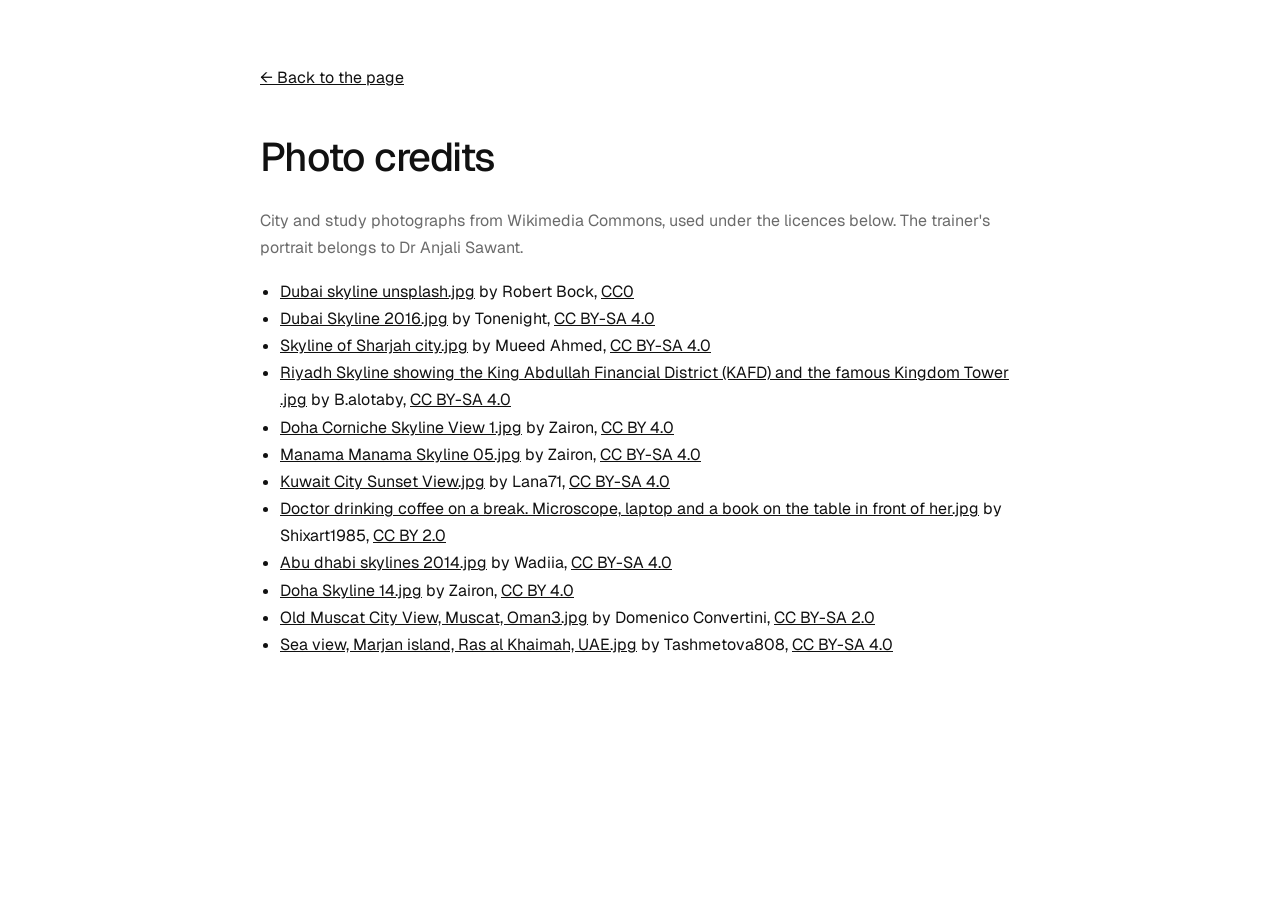
<file: credits.html>
<!doctype html>
<html lang="en"><head><meta charset="utf-8"><meta name="viewport" content="width=device-width, initial-scale=1">
<title>Photo credits · GooCampus</title>
<link href="https://fonts.googleapis.com/css2?family=Geist:wght@400;500&display=swap" rel="stylesheet">
<style>body{margin:0;font:16px/1.7 Geist,system-ui,sans-serif;color:#111;background:#fff}main{width:min(100% - 48px,760px);margin:64px auto}h1{font-weight:500;letter-spacing:-.03em;font-size:40px;margin:0 0 8px}p{color:#6b6b6b}ul{padding-left:20px}a{color:#111}.back{display:inline-block;margin-bottom:32px}</style>
</head><body><main>
<a class="back" href="index.html">← Back to the page</a>
<h1>Photo credits</h1>
<p>City and study photographs from Wikimedia Commons, used under the licences below. The trainer's portrait belongs to Dr Anjali Sawant.</p>
<ul>
    <li><a href="https://commons.wikimedia.org/wiki/File:Dubai_skyline_unsplash.jpg">Dubai skyline unsplash.jpg</a> by Robert Bock, <a href="http://creativecommons.org/publicdomain/zero/1.0/deed.en">CC0</a></li>
    <li><a href="https://commons.wikimedia.org/wiki/File:Dubai_Skyline_2016.jpg">Dubai Skyline 2016.jpg</a> by Tonenight, <a href="https://creativecommons.org/licenses/by-sa/4.0">CC BY-SA 4.0</a></li>
    <li><a href="https://commons.wikimedia.org/wiki/File:Skyline_of_Sharjah_city.jpg">Skyline of Sharjah city.jpg</a> by Mueed Ahmed, <a href="https://creativecommons.org/licenses/by-sa/4.0">CC BY-SA 4.0</a></li>
    <li><a href="https://commons.wikimedia.org/wiki/File:Riyadh_Skyline_showing_the_King_Abdullah_Financial_District_(KAFD)_and_the_famous_Kingdom_Tower_.jpg">Riyadh Skyline showing the King Abdullah Financial District (KAFD) and the famous Kingdom Tower .jpg</a> by B.alotaby, <a href="https://creativecommons.org/licenses/by-sa/4.0">CC BY-SA 4.0</a></li>
    <li><a href="https://commons.wikimedia.org/wiki/File:Doha_Corniche_Skyline_View_1.jpg">Doha Corniche Skyline View 1.jpg</a> by Zairon, <a href="https://creativecommons.org/licenses/by/4.0">CC BY 4.0</a></li>
    <li><a href="https://commons.wikimedia.org/wiki/File:Manama_Manama_Skyline_05.jpg">Manama Manama Skyline 05.jpg</a> by Zairon, <a href="https://creativecommons.org/licenses/by-sa/4.0">CC BY-SA 4.0</a></li>
    <li><a href="https://commons.wikimedia.org/wiki/File:Kuwait_City_Sunset_View.jpg">Kuwait City Sunset View.jpg</a> by Lana71, <a href="https://creativecommons.org/licenses/by-sa/4.0">CC BY-SA 4.0</a></li>
    <li><a href="https://commons.wikimedia.org/wiki/File:Doctor_drinking_coffee_on_a_break._Microscope,_laptop_and_a_book_on_the_table_in_front_of_her.jpg">Doctor drinking coffee on a break. Microscope, laptop and a book on the table in front of her.jpg</a> by Shixart1985, <a href="https://creativecommons.org/licenses/by/2.0">CC BY 2.0</a></li>
    <li><a href="https://commons.wikimedia.org/wiki/File:Abu_dhabi_skylines_2014.jpg">Abu dhabi skylines 2014.jpg</a> by Wadiia, <a href="https://creativecommons.org/licenses/by-sa/4.0">CC BY-SA 4.0</a></li>
    <li><a href="https://commons.wikimedia.org/wiki/File:Doha_Skyline_14.jpg">Doha Skyline 14.jpg</a> by Zairon, <a href="https://creativecommons.org/licenses/by/4.0">CC BY 4.0</a></li>
    <li><a href="https://commons.wikimedia.org/wiki/File:Old_Muscat_City_View,_Muscat,_Oman3.jpg">Old Muscat City View, Muscat, Oman3.jpg</a> by Domenico Convertini, <a href="https://creativecommons.org/licenses/by-sa/2.0">CC BY-SA 2.0</a></li>
    <li><a href="https://commons.wikimedia.org/wiki/File:Sea_view,_Marjan_island,_Ras_al_Khaimah,_UAE.jpg">Sea view, Marjan island, Ras al Khaimah, UAE.jpg</a> by Tashmetova808, <a href="https://creativecommons.org/licenses/by-sa/4.0">CC BY-SA 4.0</a></li>
</ul>
</main></body></html>
</file>
<file: style.css>
:root {
  --bg: #ffffff;
  --grey: #f6f6f5;
  --card: #f3f3f2;
  --line: #e8e8e6;
  --ink: #111111;
  --ink-2: #3d3d3d;
  --muted: #6b6b6b;
  --accent: #ff4a1c;
  --accent-soft: #fff0eb;
  --radius: 18px;
  --radius-sm: 12px;
  --font: "Geist", system-ui, -apple-system, sans-serif;
  --mono: "Geist Mono", ui-monospace, monospace;
}
* { box-sizing: border-box; }
html { scroll-behavior: smooth; scroll-padding-top: 80px; }
body { margin: 0; background: var(--bg); color: var(--ink); font: 400 16px/1.6 var(--font); -webkit-font-smoothing: antialiased; }
img { display: block; max-width: 100%; }
h1, h2, h3 { margin: 0; font-weight: 500; letter-spacing: -0.035em; line-height: 1.05; }
h1 { font-size: clamp(42px, 5.4vw, 76px); }
h2 { font-size: clamp(32px, 3.8vw, 52px); max-width: 18ch; }
h3 { font-size: 22px; letter-spacing: -0.02em; line-height: 1.2; }
p { margin: 0; }
a { color: inherit; }
.container { width: min(100% - 48px, 1000px); margin-inline: auto; }
.center { text-align: center; }
.center h2, .center .sub { margin-inline: auto; }
.mono { font-family: var(--mono); font-size: 12px; letter-spacing: .04em; text-transform: uppercase; }
.muted { color: var(--muted); }
.small { font-size: 11px; }
.label { color: var(--muted); margin: 18px 0 8px; }
.sr-only { position: absolute; width: 1px; height: 1px; overflow: hidden; clip: rect(0 0 0 0); }

/* pill label */
.pill { display: inline-flex; align-items: center; gap: 8px; padding: 5px 10px; border-radius: 6px; background: var(--accent-soft);
  color: var(--accent); font: 500 12px/1 var(--mono); letter-spacing: .06em; text-transform: uppercase; margin-bottom: 20px; }
.pill::before { content: ""; width: 6px; height: 6px; border-radius: 2px; background: var(--accent); }
.pill--light { background: rgba(255,255,255,.75); }
.pill--hero { gap: 12px; padding: 12px 18px; border-radius: 999px; font-size: 12px; line-height: 1.5; letter-spacing: .05em; margin-bottom: 32px; white-space: nowrap; align-self: flex-start; max-width: 100%; }
@media (max-width: 560px) { .pill--hero { white-space: normal; } }
.pill--hero::before { width: 7px; height: 7px; border-radius: 50%; flex: none; }
.pill--hero .pill__text span:last-child { white-space: nowrap; }

/* buttons */
.btn { display: inline-flex; align-items: center; justify-content: center; gap: 10px; height: 46px; padding: 0 20px; border-radius: 10px; border: 0;
  font: 500 15px/1 var(--font); text-decoration: none; cursor: pointer; transition: transform .2s ease, background .2s ease, box-shadow .2s ease; white-space: nowrap; }
.btn:hover { transform: translateY(-2px); }
.btn:active { transform: translateY(0) scale(.98); }
.btn__dot { width: 6px; height: 6px; border-radius: 50%; background: currentColor; }
.btn--dark { background: var(--ink); color: #fff; }
.btn--dark:hover { box-shadow: 0 10px 24px -10px rgba(0,0,0,.5); }
.btn--light { background: #efefee; color: var(--ink); }
.btn--white { background: #fff; color: var(--ink); }
.btn--block { width: 100%; }
.btn[hidden] { display: none; }
.btn:focus-visible, a:focus-visible, button:focus-visible, summary:focus-visible { outline: 2px solid var(--accent); outline-offset: 3px; }
.btn-row { display: flex; flex-wrap: wrap; gap: 12px; }

/* nav */
.nav { position: sticky; top: 0; z-index: 20; background: rgba(255,255,255,.92); backdrop-filter: blur(10px); border-bottom: 1px solid var(--line); }
.nav__bar { display: flex; align-items: center; gap: 24px; height: 68px; }
.logo__img { display: block; height: 56px; width: auto; }
.footer .logo__img { height: 72px; }
.logo { display: inline-flex; align-items: center; gap: 8px; font-weight: 600; font-size: 20px; letter-spacing: -0.03em; text-decoration: none; }
.logo__dot { width: 18px; height: 18px; border-radius: 50%; background: radial-gradient(circle at 50% 50%, #fff 0 28%, var(--accent) 30%); }
.nav__links { display: flex; gap: 22px; margin-left: auto; font-size: 14px; }
.nav__links a { text-decoration: none; color: var(--ink-2); }
.nav__links a:hover { color: var(--ink); }
.nav__cta { height: 40px; font-size: 14px; }
.nav__toggle { display: none; margin-left: auto; width: 44px; height: 44px; border: 1px solid var(--line); border-radius: 10px; background: #fff; cursor: pointer; }
.nav__toggle span { display: block; width: 18px; height: 1.5px; background: var(--ink); margin: 5px auto; }
.mobile-menu { display: grid; padding: 8px 24px 20px; gap: 4px; border-top: 1px solid var(--line); background: #fff; }
.mobile-menu[hidden] { display: none; }
.mobile-menu a:not(.btn) { padding: 12px 0; text-decoration: none; border-bottom: 1px solid var(--line); }
.mobile-menu .btn { margin-top: 12px; }

/* hero */
.hero { width: min(100% - 48px, 1000px); margin-inline: auto; display: grid; grid-template-columns: 1fr 1fr; gap: 48px; align-items: center; min-height: calc(100svh - 68px); padding: 48px 0; }
.hero__text { padding: 0; display: flex; flex-direction: column; justify-content: center; }
.hero h1 { max-width: 11ch; }
.lead { margin: 24px 0 20px; color: var(--ink-2); font-size: 17px; max-width: 46ch; }
.bridge { display: flex; gap: 12px; align-items: flex-start; margin: 0 0 24px; padding: 14px 16px; max-width: 520px; border-radius: 12px;
  background: var(--accent-soft); color: var(--ink-2); font-size: 14px; line-height: 1.55; text-decoration: none; transition: transform .2s ease; }
.bridge:hover { transform: translateY(-2px); }
.bridge b { color: var(--ink); font-weight: 500; display: block; margin-bottom: 2px; }
.bridge__icon { flex: none; width: 32px; height: 32px; border-radius: 8px; background: #fff; display: grid; place-items: center; }
.bridge__icon svg { width: 18px; height: 18px; fill: none; stroke: var(--accent); stroke-width: 1.7; stroke-linecap: round; stroke-linejoin: round; }
.ticks { list-style: none; padding: 0; margin: 28px 0 0; display: flex; flex-wrap: wrap; gap: 8px 18px; font-size: 13px; color: var(--ink-2); }
.ticks li { display: inline-flex; align-items: center; gap: 6px; }
.ticks li::before { content: ""; width: 12px; height: 12px; border-radius: 50%; border: 1.5px solid var(--accent);
  background: radial-gradient(circle, var(--accent) 0 2px, transparent 2.5px); }
.hero__art { position: relative; overflow: hidden; background: #fff3ee; display: grid; place-content: center; gap: 16px; padding: 48px 24px; }
.glow { position: absolute; inset: -20%; background:
  radial-gradient(40% 45% at 50% 60%, #ff3a0a 0%, rgba(255,90,40,.75) 35%, rgba(255,170,130,.35) 65%, rgba(255,240,232,0) 80%); animation: breathe 9s ease-in-out infinite alternate; }
@keyframes breathe { from { transform: scale(1) translateY(0); } to { transform: scale(1.08) translateY(-3%); } }
.float-card { position: relative; width: min(380px, 80vw); background: #fff; border-radius: 14px; padding: 20px; box-shadow: 0 20px 50px -20px rgba(120,30,0,.35); }
.float-card__head { display: flex; justify-content: space-between; font-weight: 500; font-size: 15px; margin-bottom: 14px; }
.bar { height: 46px; border-radius: 6px; background: #efefee; overflow: hidden; margin: 8px 0 18px; }
.bar span { display: block; height: 100%; background: linear-gradient(90deg, #ff3a0a, #ff7a45); border-radius: 6px; transition: width 1.6s cubic-bezier(.2,.8,.2,1) .3s; }
.float-card__stats { display: grid; grid-template-columns: 1fr 1fr; gap: 12px; }
.float-card__stats b { display: block; font-size: 28px; font-weight: 500; letter-spacing: -0.03em; }
.float-card--small { display: grid; gap: 6px; padding: 16px 20px; }
.float-card--small b { font-weight: 500; font-size: 20px; letter-spacing: -0.02em; }

/* hero: GCC places slideshow */
.city-show { position: relative; background: #f4f1ee; border-radius: 24px; padding: 28px; display: flex; flex-direction: column; justify-content: center; gap: 18px; }
.city-frame { position: relative; width: 100%; aspect-ratio: 3 / 2; border-radius: 20px; overflow: hidden; background: #e2ddd8; box-shadow: 0 30px 60px -30px rgba(0,0,0,.35); }
.city { position: absolute; inset: 0; margin: 0; opacity: 0; transition: opacity 1.2s ease; }
.city.is-on { opacity: 1; }
.city img { width: 100%; height: 100%; object-fit: cover; object-position: 50% 50%; transform: scale(1.04); transition: transform 7s ease-out; }
.city.is-on img { transform: scale(1); }
.city-label { display: flex; align-items: baseline; justify-content: space-between; gap: 12px; flex-wrap: wrap; padding: 4px 2px 0; }
.city-label .muted { display: none; }
.city-label b { font-size: 28px; font-weight: 500; letter-spacing: -0.03em; line-height: 1.1; }
.city-label [data-city-auth] { color: var(--accent); }
.city-dots { display: flex; gap: 6px; }
.city-dot { flex: 1; height: 24px; padding: 10px 0; border: 0; background: none; cursor: pointer; }
.city-dot span { display: block; height: 3px; border-radius: 3px; background: rgba(0,0,0,.12); overflow: hidden; position: relative; }
.city-dot.is-on span::after { content: ""; position: absolute; inset: 0; background: var(--accent); transform-origin: left; animation: dotfill var(--dur, 4s) linear forwards; }
.city-dot.is-done span { background: var(--accent); }
@keyframes dotfill { from { transform: scaleX(0); } to { transform: scaleX(1); } }

/* strip */
.strip { border-top: 1px solid var(--line); border-bottom: 1px solid var(--line); }
.strip__inner { display: grid; grid-template-columns: 280px 1fr; gap: 32px; align-items: center; padding: 28px 0; }
.strip__text .label { margin: 0 0 6px; }
.strip__text p:last-child { font-size: 14px; color: var(--muted); }
.marquee { overflow: hidden; mask-image: linear-gradient(90deg, transparent, #000 10%, #000 90%, transparent); }
.marquee__track { display: flex; gap: 40px; width: max-content; animation: marquee 32s linear infinite; }
.marquee__track span { font-size: 18px; font-weight: 500; letter-spacing: -0.02em; color: var(--ink-2); white-space: nowrap; }
.marquee:hover .marquee__track { animation-play-state: paused; }
@keyframes marquee { to { transform: translateX(calc(-50% - 20px)); } }

/* sections */
.section { padding: clamp(72px, 9vw, 120px) 0; }
.section--grey { background: var(--grey); }
.sub { color: var(--muted); font-size: 17px; max-width: 62ch; margin-top: 20px; }
.sub--note { margin-top: 48px; color: var(--ink-2); }
.sub--strong { color: var(--ink-2); margin: 0 0 40px; }
.head-split { display: grid; grid-template-columns: 1.2fr 1fr; gap: 40px; align-items: end; margin-bottom: 48px; }
.head-split .sub { margin: 0; }

/* stats + photos */
.stats { display: grid; grid-template-columns: repeat(3, 1fr); gap: 14px; max-width: 760px; margin: 48px auto 0; text-align: left; }
.stat { background: #fff; border: 1px solid var(--line); border-radius: var(--radius-sm); padding: 22px; transition: transform .25s ease; }
.stat:hover { transform: translateY(-3px); }
.stat b { display: block; font-size: 44px; font-weight: 500; letter-spacing: -0.04em; line-height: 1; margin-bottom: 14px; }
.stat span { font-size: 13px; color: var(--muted); }
.photo-row { display: grid; grid-template-columns: repeat(4, 1fr); gap: 10px; margin-top: 48px; }
.photo-row img { width: 100%; aspect-ratio: 1 / 1; object-fit: cover; border-radius: var(--radius-sm); transition: transform .4s ease; }
.photo-row img:hover { transform: scale(1.02); }

/* cards */
.cards { display: grid; gap: 14px; }
.cards--3 { grid-template-columns: repeat(3, 1fr); }
.card { background: var(--card); border-radius: var(--radius); padding: 26px; transition: transform .25s ease, box-shadow .25s ease; }
.card--white { background: #fff; border: 1px solid var(--line); }
.cards .card:hover { transform: translateY(-3px); box-shadow: 0 18px 40px -24px rgba(0,0,0,.25); }
.card__top { display: flex; justify-content: space-between; align-items: center; margin-bottom: 28px; }
.icon { width: 44px; height: 44px; border-radius: 50%; background: var(--accent-soft); display: grid; place-items: center; }
.icon svg { width: 20px; height: 20px; fill: none; stroke: var(--accent); stroke-width: 1.7; stroke-linecap: round; stroke-linejoin: round; }
.card h3 { margin-bottom: 4px; }
/* eligibility cards: tinted header band */
.elig .card { background: #fff; border: 1px solid var(--line); }
.elig .card__top { margin: -26px -26px 24px; padding: 22px 26px; background: linear-gradient(135deg, var(--accent-soft), #fff 140%); border-bottom: 1px solid var(--line); border-radius: var(--radius) var(--radius) 0 0; }
.elig .icon { width: 48px; height: 48px; border-radius: 14px; background: var(--accent); box-shadow: 0 8px 18px -10px var(--accent); }
.elig .icon svg { stroke: #fff; width: 22px; height: 22px; }
.elig__tag { font: 500 11px/1 var(--mono); letter-spacing: .06em; text-transform: uppercase; color: var(--ink-2); background: #fff; border: 1px solid var(--line); border-radius: 999px; padding: 7px 11px; white-space: nowrap; }
.checks { list-style: none; padding: 0; margin: 0; display: grid; gap: 8px; font-size: 15px; color: var(--ink-2); }
.checks li { position: relative; padding-left: 26px; }
.checks li::before { content: ""; position: absolute; left: 0; top: 4px; width: 16px; height: 16px; border-radius: 50%; background: var(--ink)
  url("data:image/svg+xml,%3Csvg xmlns='http://www.w3.org/2000/svg' viewBox='0 0 16 16'%3E%3Cpath d='M4.5 8.2l2.2 2.2 4.8-4.8' fill='none' stroke='white' stroke-width='1.8' stroke-linecap='round' stroke-linejoin='round'/%3E%3C/svg%3E") center / 100% no-repeat; }
.after-cards { display: flex; align-items: center; justify-content: space-between; gap: 24px; flex-wrap: wrap; margin-top: 32px; padding: 24px 26px; border: 1px dashed #d9d9d6; border-radius: var(--radius); }
.after-cards p { color: var(--ink-2); }

/* authorities */
.auth { display: grid; grid-template-columns: 1.25fr 1fr; gap: 14px; }
.auth__table { padding: 8px 22px; }
.auth__row { display: grid; grid-template-columns: 1fr auto; gap: 16px; width: 100%; padding: 14px 0; border: 0; border-bottom: 1px solid var(--line);
  background: none; font: inherit; color: var(--ink-2); text-align: left; font-size: 15px; }
.auth__row:last-child { border-bottom: 0; }
.auth__row span:last-child { color: var(--muted); text-align: right; }
.auth__row--head { color: var(--muted); font-size: 11px; }
button.auth__row { cursor: pointer; transition: color .2s ease, padding .2s ease; }
button.auth__row:hover, button.auth__row.is-on { color: var(--ink); padding-left: 8px; }
button.auth__row.is-on span:first-child::before { content: ""; display: inline-block; width: 6px; height: 6px; border-radius: 2px; background: var(--accent); margin-right: 10px; vertical-align: middle; }
.auth__photo { position: relative; border-radius: var(--radius); overflow: hidden; min-height: 420px; background: #ddd; }
.auth__photo img { position: absolute; inset: 0; width: 100%; height: 100%; object-fit: cover; opacity: 0; transition: opacity .5s ease; }
.auth__photo img.is-on { opacity: 1; }
.auth__note { position: absolute; left: 14px; right: 14px; bottom: 14px; background: rgba(255,255,255,.94); border-radius: 12px; padding: 14px 16px; font-size: 14px; color: var(--ink-2); }

/* steps */
.steps { display: grid; grid-template-columns: repeat(3, 1fr); gap: 14px; margin-top: 56px; text-align: left; counter-reset: s; }
.step { position: relative; background: var(--card); border-radius: var(--radius); padding: 26px; }
.step__num { display: inline-grid; place-items: center; width: 36px; height: 36px; border-radius: 10px; background: #fff; color: var(--accent); margin-bottom: 40px; }
.step h3 { margin-bottom: 8px; }
.step p { color: var(--muted); font-size: 15px; }

/* batch */
.batch { display: grid; grid-template-columns: 1fr 420px; gap: 48px; align-items: start; }
.batch__text .label { margin: 24px 0 0; }
.batch__photo { width: 100%; aspect-ratio: 4 / 3; object-fit: cover; border-radius: var(--radius); margin-top: 32px; }
.price-card { position: relative; border-radius: 22px; padding: 30px; background:
  radial-gradient(120% 70% at 50% 0%, #ff6a3a 0%, #ffb291 45%, #fff3ee 80%); box-shadow: 0 30px 60px -30px rgba(255,74,28,.55); }
.price-card__head { display: flex; justify-content: space-between; align-items: center; gap: 12px; }
.badge { background: #fff; padding: 4px 8px; border-radius: 6px; font-size: 11px; }
.price { margin: 18px 0 6px; display: flex; align-items: baseline; gap: 8px; }
.price b { font-size: 54px; font-weight: 500; letter-spacing: -0.04em; line-height: 1; }
.price-card .label { color: var(--ink-2); }
.price-card .checks { margin-bottom: 26px; }
.checks--dark li { color: var(--ink); }

/* trainer */
.trainer { display: grid; grid-template-columns: 340px 1fr; gap: 40px; align-items: center; padding: 18px; }
.trainer__photo { width: 100%; height: auto; aspect-ratio: 4 / 5; object-fit: cover; object-position: 50% 20%; border-radius: 14px; background: #e9e9e7; }
.trainer__pic { display: block; }
.trainer__body { padding: 12px 18px 12px 0; }
.trainer__body .label { margin-top: 0; }
.trainer__body h3 { font-size: 34px; margin-bottom: 10px; }
.trainer__body .mono { line-height: 1.6; margin-bottom: 20px; text-transform: none; font-size: 13px; letter-spacing: 0; }
.trainer__body p:last-child { color: var(--ink-2); max-width: 56ch; }

/* webinar */
.webinar { display: grid; grid-template-columns: 1fr 440px; gap: 14px; align-items: start; }
.webinar__info { display: grid; gap: 14px; }
.webinar__info .card { padding: 8px 22px 18px; }
.webinar__info .card .label { margin-top: 14px; }
.form-card { background: #fff; border: 1px solid var(--line); border-radius: 22px; padding: 28px; box-shadow: 0 30px 60px -40px rgba(0,0,0,.25); }
.form-card__head { display: flex; justify-content: space-between; align-items: baseline; gap: 12px; }
.form-card__head h3 { font-size: 20px; }
.progress { height: 4px; border-radius: 4px; background: #efefee; margin: 16px 0 24px; overflow: hidden; }
.progress span { display: block; height: 100%; background: var(--accent); transition: width .4s ease; }
.step[hidden] { display: none; }
fieldset.step { border: 0; padding: 0; margin: 0; min-width: 0; display: grid; gap: 14px; }
.field { display: grid; gap: 6px; font-size: 13px; font-weight: 500; color: var(--ink-2); }
.field input { height: 48px; border: 1px solid #dcdcd9; border-radius: 10px; padding: 0 14px; font: 400 16px var(--font); color: var(--ink); background: #fff; }
.field input:focus { outline: none; border-color: var(--ink); }
.q { font-weight: 500; font-size: 16px; padding: 0; }
.choices { display: flex; flex-wrap: wrap; gap: 8px; }
.choices--col { flex-direction: column; }
.choice { position: relative; }
.choice input { position: absolute; opacity: 0; pointer-events: none; }
.choice span { display: inline-flex; align-items: center; min-height: 44px; padding: 0 16px; border: 1px solid #dcdcd9; border-radius: 10px; cursor: pointer; font-size: 15px; transition: border-color .2s, background .2s; }
.choices--col .choice span { width: 100%; }
.choice span:hover { border-color: #b9b9b5; }
.choice input:checked + span { border-color: var(--ink); background: var(--ink); color: #fff; }
.choice input:focus-visible + span { outline: 2px solid var(--accent); outline-offset: 2px; }
.err { display: none; color: #c4320a; font-size: 13px; }
.is-invalid > .err, .field.is-invalid .err { display: block; }
.field.is-invalid input { border-color: #c4320a; }
.err.show { display: block; }
.form-nav { display: flex; gap: 10px; margin-top: 24px; }
.form-nav .btn { flex: 1; }
.form-status { margin-top: 12px; font-size: 14px; color: var(--muted); min-height: 1em; }
.thanks { text-align: center; padding: 24px 8px; display: grid; gap: 10px; justify-items: center; }
.thanks[hidden] { display: none; }
.thanks__icon { width: 56px; height: 56px; border-radius: 50%; background: var(--accent); color: #fff; display: grid; place-items: center; font-size: 26px; }

/* faq */
.faq-wrap { display: grid; grid-template-columns: 1fr 1.3fr; gap: 56px; }
.faq { display: grid; gap: 10px; }
.faq details { background: var(--card); border-radius: 14px; padding: 0 22px; }
.faq summary { list-style: none; cursor: pointer; padding: 20px 0; font-weight: 500; font-size: 17px; display: flex; justify-content: space-between; gap: 16px; }
.faq summary::-webkit-details-marker { display: none; }
.faq summary::after { content: "+"; font-weight: 400; font-size: 22px; line-height: 1; color: var(--muted); transition: transform .25s ease; }
.faq details[open] summary::after { transform: rotate(45deg); }
.faq details p { padding: 0 0 20px; color: var(--ink-2); }

/* cta */
.cta-wrap { padding: 0 0 clamp(72px, 9vw, 120px); }
.cta { border-radius: 28px; padding: clamp(40px, 6vw, 80px); text-align: center; background:
  radial-gradient(60% 90% at 50% 100%, #ff3a0a 0%, #ff7a45 35%, #ffd3c0 70%, #fff4ef 100%); }
.cta h2 { margin: 0 auto 32px; max-width: 22ch; }
.cta .btn-row { justify-content: center; }

/* footer */
.footer { border-top: 1px solid var(--line); padding: 56px 0 28px; }
.footer__grid { display: grid; grid-template-columns: 2fr 1fr 1fr 1.2fr; gap: 32px; }
.footer__grid > div { display: grid; gap: 8px; align-content: start; }
.footer__grid .label { margin: 0 0 4px; }
.footer__grid a:not(.logo) { text-decoration: none; color: var(--ink-2); font-size: 15px; }
.footer__grid a:not(.logo):hover { color: var(--ink); }
.footer__grid .muted { max-width: 36ch; font-size: 15px; }
.footer__legal { display: flex; justify-content: space-between; gap: 16px; flex-wrap: wrap; margin-top: 48px; padding-top: 22px; border-top: 1px solid var(--line); font-size: 13px; color: var(--muted); }
.footer__legal a { color: var(--muted); }

/* reveal on scroll */
.reveal { opacity: 0; transform: translateY(18px); transition: opacity .7s ease, transform .7s cubic-bezier(.2,.8,.2,1); }
.reveal.in { opacity: 1; transform: none; }
.no-js .reveal { opacity: 1; transform: none; }

/* responsive */
@media (max-width: 960px) {
  .nav__links, .nav__cta { display: none; }
  .nav__toggle { display: block; }
  .hero { grid-template-columns: 1fr; min-height: 0; gap: 32px; padding: 48px 0; }
  .hero__text { padding: 0; }
  .hero__art { min-height: 0; }
  .city-show { padding: 16px; border-radius: 18px; }
  .city-label b { font-size: 20px; }
  .cards--3, .steps { grid-template-columns: 1fr; }
  .head-split, .auth, .batch, .webinar, .faq-wrap { grid-template-columns: 1fr; }
  .head-split { gap: 0; }
  .head-split .sub { margin-top: 16px; }
  .strip__inner { grid-template-columns: 1fr; gap: 16px; }
  .auth__photo { min-height: 300px; }
  .trainer { grid-template-columns: 1fr; }
  .trainer__photo { aspect-ratio: 1 / 1; object-position: 50% 50%; }
  .trainer__body { padding: 0 8px 8px; }
  .footer__grid { grid-template-columns: 1fr 1fr; }
  .footer__grid > div:first-child { grid-column: 1 / -1; }
}
@media (max-width: 600px) {
  .stats { grid-template-columns: 1fr; }
  .photo-row { grid-template-columns: 1fr 1fr; }
  .btn-row .btn { flex: 1 1 100%; }
  .form-card { padding: 22px; }
  .auth__row { font-size: 14px; }
}
@media (prefers-reduced-motion: reduce) {
  *, *::before, *::after { animation: none !important; transition: none !important; }
  .reveal { opacity: 1; transform: none; }
  html { scroll-behavior: auto; }
}

/* webinar dates: only the open date is bookable */
.date-tag { font: 500 10.5px/1 var(--mono); font-style: normal; letter-spacing: .06em; text-transform: uppercase; padding: 4px 7px; border-radius: 999px; margin-left: 6px; background: #ececea; color: #8a8a86; white-space: nowrap; }
.date-tag--open { background: var(--accent-soft); color: var(--accent); }
.auth__row.is-planned span { color: #a3a3a0; }
.choice--planned { display: flex; align-items: center; justify-content: space-between; gap: 10px; min-height: 44px; padding: 0 16px; border: 1px dashed #d6d6d2; border-radius: 10px; color: #a3a3a0; font-size: 15px; background: #f7f7f6; cursor: not-allowed; }
.date-note { font-size: 13px; color: var(--ink-2); margin-top: 10px; line-height: 1.5; }
.date-note[hidden] { display: none; }
.thanks .btn[hidden] { display: none; }

/* WhatsApp number verification */
.field--phone { grid-template-columns: minmax(0, 1fr); }
.phone-row { display: flex; gap: 8px; align-items: center; min-width: 0; }
.phone-row input { flex: 1 1 0; width: 100%; min-width: 0; }
.phone-cc { height: 48px; display: grid; place-items: center; padding: 0 12px; border: 1px solid #dcdcd9; border-radius: 10px; background: #f7f7f6; font: 500 15px var(--font); color: var(--ink); }
.btn--sm { height: 48px; padding: 0 14px; white-space: nowrap; flex: none; }
.otp { display: grid; gap: 6px; margin-top: 4px; }
.otp[hidden] { display: none; }
.otp__msg { font-size: 13px; font-weight: 400; margin: 0; min-height: 1em; color: var(--ink-2); }
.otp__msg.is-ok { color: #1a7f37; font-weight: 500; }
.otp__msg.is-bad { color: #c4320a; }
.field--phone.is-verified .phone-row input[name="contact_number"] { background: #f3faf5; border-color: #9fd3ae; }
@media (max-width: 420px) { .phone-cc { padding: 0 9px; } .btn--sm { padding: 0 11px; font-size: 14px; } }
.nowrap { white-space: nowrap; }

/* DataFlow & PSV: dark band, a separate service */
.section--dark { background: #121212; color: #f4f2ef; }
.section--dark h2, .section--dark h3 { color: #fff; }
.section--dark .sub { color: #b9b6b1; margin-top: 0; }
.pill--onDark { background: rgba(255, 74, 28, .16); }
.label--onDark { color: #8f8c87; margin-top: 56px; }
.df-for { margin: 14px 0 24px; font-size: 15px; color: #d9d6d1; line-height: 1.55; max-width: 62ch; }
.btn--accent { background: var(--accent); color: #fff; }
.btn--accent:hover { background: #e83f13; }
.btn--accent .btn__dot { background: #fff; }
.df-grid { display: grid; grid-template-columns: repeat(5, 1fr); gap: 12px; }
.df-card { background: #1c1c1c; border: 1px solid #2a2a2a; border-radius: var(--radius); padding: 22px 20px 24px; display: grid; align-content: start; gap: 8px; }
.df-card h3 { font-size: 18px; letter-spacing: -0.01em; margin: 14px 0 2px; }
.df-card p { color: #b9b6b1; font-size: 14.5px; line-height: 1.5; margin: 0; }
.df-num { color: var(--accent); font-size: 13px; }
.df-docs { margin-top: 56px; display: grid; grid-template-columns: 1fr 1.25fr; gap: 40px; align-items: start; }
.df-docs__text h3 { font-size: clamp(26px, 3vw, 34px); letter-spacing: -0.02em; line-height: 1.1; }
.df-docs__text p { color: #b9b6b1; margin: 14px 0 24px; font-size: 16px; max-width: 40ch; }
.df-list { background: #fff; color: var(--ink); border-radius: var(--radius); padding: 22px 26px 26px; }
.df-list .label { margin-top: 0; }
.df-list ol { margin: 0; padding: 0; list-style: none; counter-reset: doc; display: grid; gap: 0; }
.df-list li { counter-increment: doc; display: grid; grid-template-columns: 34px 1fr; align-items: start; padding: 11px 0; border-top: 1px solid var(--line); font-size: 15px; line-height: 1.45; }
.df-list li::before { content: counter(doc, decimal-leading-zero); font: 500 12.5px var(--mono); color: var(--accent); padding-top: 2px; }
@media (max-width: 1100px) { .df-grid { grid-template-columns: repeat(3, 1fr); } }
@media (max-width: 960px) { .df-docs { grid-template-columns: 1fr; gap: 24px; } }
@media (max-width: 640px) { .df-grid { grid-template-columns: 1fr; } .df-list { padding: 18px 18px 20px; } }
@media (max-width: 960px) { .section--dark .sub { margin-top: 18px; } }

/* form steps sit straight on the white form card (no grey box, fields keep their margins) */
fieldset.step { background: none; border-radius: 0; }
.date-tag--closed { background: #2a2a2a; color: #fff; }
.auth__row.is-closed span { color: #a3a3a0; }
.choice--planned.is-closed span { text-decoration: line-through; }

/* Job Support & Career Advancement */
#jobs .sub { margin-top: 0; }
.job-cta { margin-top: 20px; }
.job-grid { display: grid; grid-template-columns: repeat(3, 1fr); gap: 14px; margin-top: 8px; }
.job-card { padding: 26px; display: grid; align-content: start; gap: 10px; }
.job-card h3 { font-size: 19px; letter-spacing: -0.01em; margin: 10px 0 4px; }
.job-card .checks li { font-size: 14.5px; }
.job-card--cta { background: #121212; color: #f4f2ef; border-radius: var(--radius); align-content: center; }
.job-card--cta h3 { color: #fff; font-size: 22px; line-height: 1.2; margin-top: 0; }
.job-card--cta p { color: #b9b6b1; font-size: 15px; margin: 0 0 8px; }
.job-card--cta .btn { justify-self: start; }
@media (max-width: 960px) { .job-grid { grid-template-columns: 1fr 1fr; } #jobs .sub { margin-top: 18px; } }
@media (max-width: 640px) { .job-grid { grid-template-columns: 1fr; } .job-card { padding: 22px; } }

.field--phone.is-verified .phone-cc-wrap { opacity: .7; cursor: default; }
@media (max-width: 480px) { .field--phone > .phone-row:first-of-type { flex-wrap: wrap; } .field--phone > .phone-row:first-of-type .btn--sm { flex: 1 0 100%; } }

/* themed country picker */
.cc { position: relative; flex: none; }
.cc__btn { position: relative; height: 48px; display: inline-flex; align-items: center; gap: 7px; border: 1px solid #dcdcd9; border-radius: 10px; background: #f7f7f6; padding: 0 30px 0 12px; font: 500 15px var(--font); color: var(--ink); cursor: pointer; }
.cc__btn::after { content: ""; position: absolute; right: 12px; top: 50%; width: 6px; height: 6px; border-right: 1.5px solid #555; border-bottom: 1.5px solid #555; transform: translateY(-70%) rotate(45deg); transition: transform .2s; }
.cc__btn[aria-expanded="true"] { border-color: var(--ink); background: #fff; }
.cc__btn[aria-expanded="true"]::after { transform: translateY(-25%) rotate(-135deg); }
.cc__btn:disabled { cursor: default; opacity: .7; }
.cc__flag { font-size: 18px; line-height: 1; }
.cc__panel { position: absolute; z-index: 30; top: calc(100% + 8px); left: 0; width: 290px; max-width: calc(100vw - 48px); background: #fff; border: 1px solid var(--line); border-radius: 14px; box-shadow: 0 24px 48px -20px rgba(0,0,0,.28); padding: 8px; }
.cc__panel[hidden] { display: none; }
.cc__search { width: 100%; height: 40px; border: 1px solid #dcdcd9; border-radius: 10px; padding: 0 12px; font: 400 15px var(--font); color: var(--ink); background: #f7f7f6; margin-bottom: 6px; }
.cc__search:focus { outline: none; border-color: var(--ink); background: #fff; }
.cc__list { list-style: none; margin: 0; padding: 0; max-height: 260px; overflow-y: auto; overscroll-behavior: contain; }
.cc__list li { display: grid; grid-template-columns: 26px 1fr auto; align-items: center; gap: 8px; padding: 9px 10px; border-radius: 9px; cursor: pointer; font-size: 14.5px; color: var(--ink); }
.cc__list li[hidden] { display: none; }
.cc__list li:hover { background: #f4f1ee; }
.cc__list li[aria-selected="true"] { background: var(--accent-soft); color: var(--accent); font-weight: 500; }
.cc__code { font: 500 13px var(--mono); color: var(--muted); }
.cc__list li[aria-selected="true"] .cc__code { color: var(--accent); }

.enquire-note { font-size: 15px; font-weight: 500; color: var(--ink); margin: 0 0 12px; }
.section--dark .enquire-note { color: #f4f2ef; }
.job-cta { margin-top: 0; }
#jobs .enquire-note { margin-top: 20px; }

.price-gst { font-size: 12.5px; letter-spacing: .04em; color: var(--ink-2); margin: 0 0 4px; }
.pay-note { font-size: 12.5px; color: var(--muted); text-align: center; margin: 10px 0 0; }
.price span { white-space: nowrap; }
.price-actions { display: grid; gap: 10px; }
.price-card .btn--light { background: #fff; }

.enquire-note { font-size: 17px; line-height: 1.5; }
</file>
